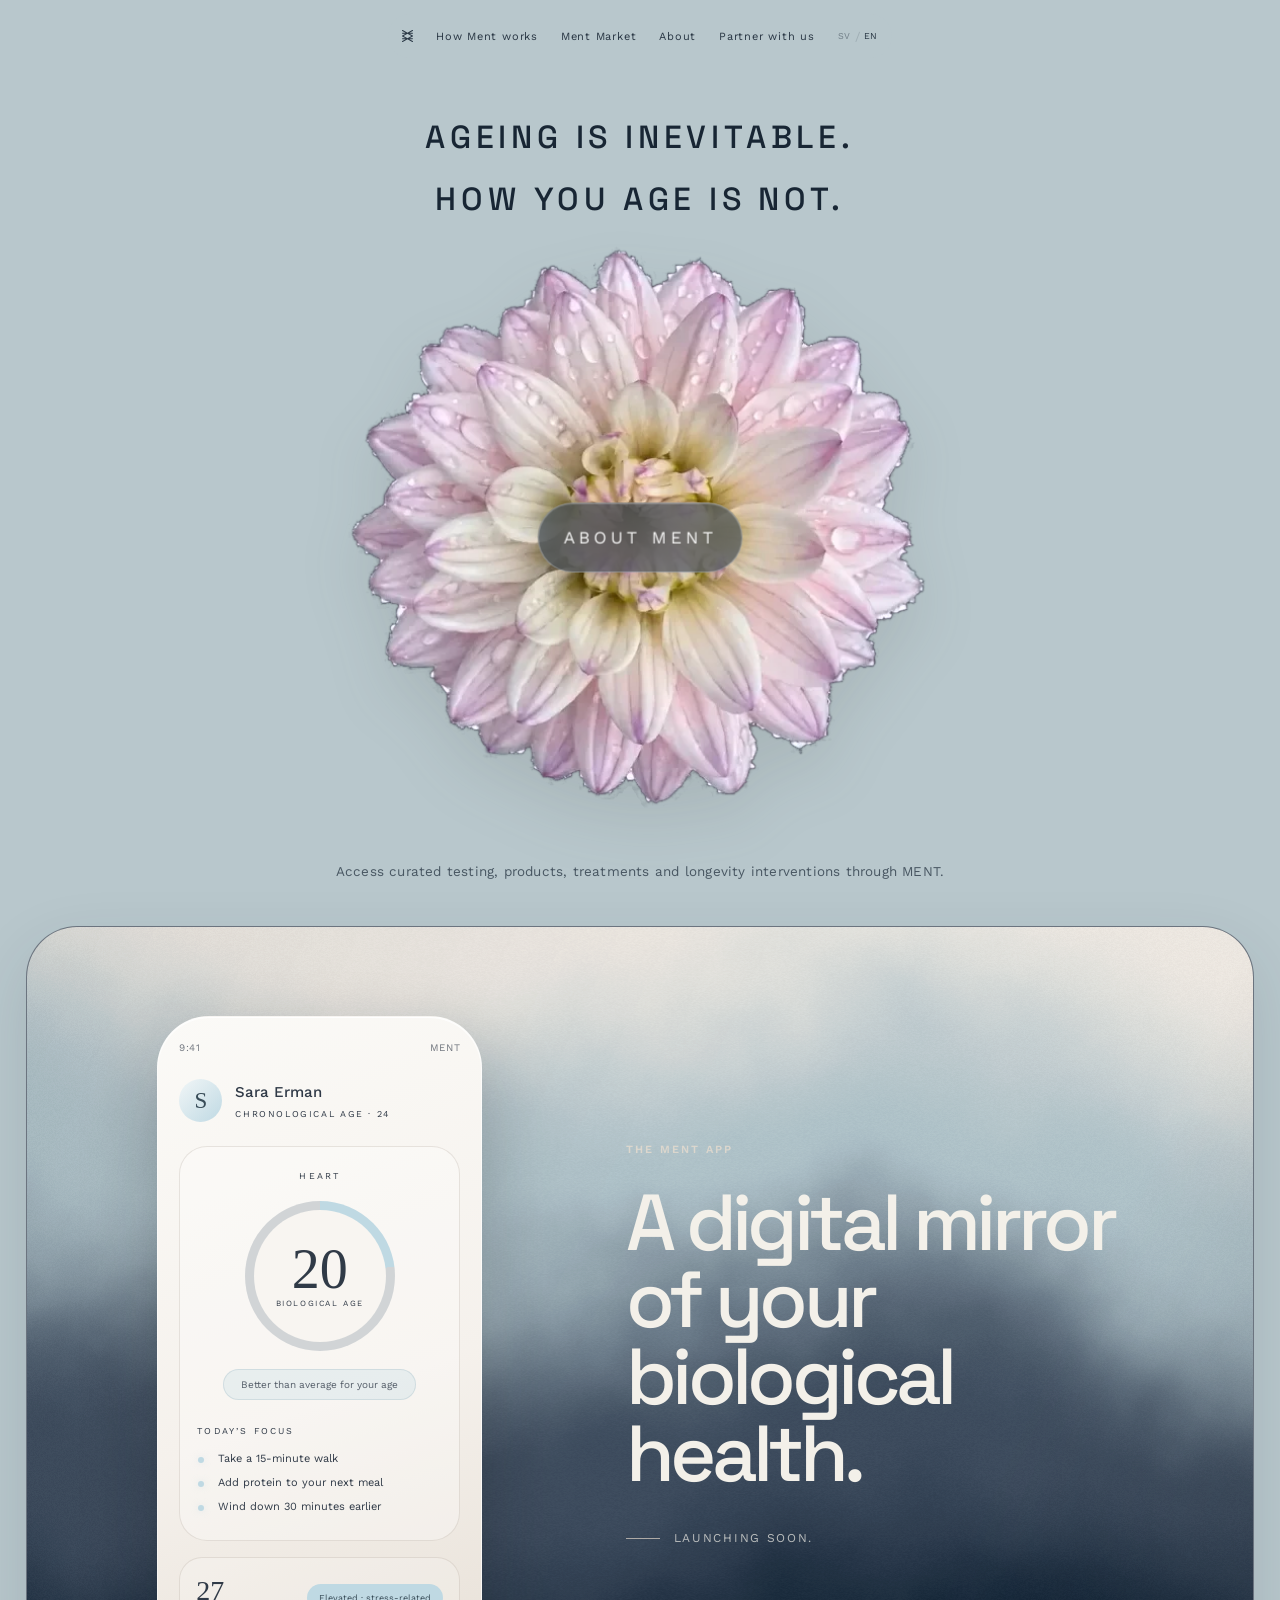
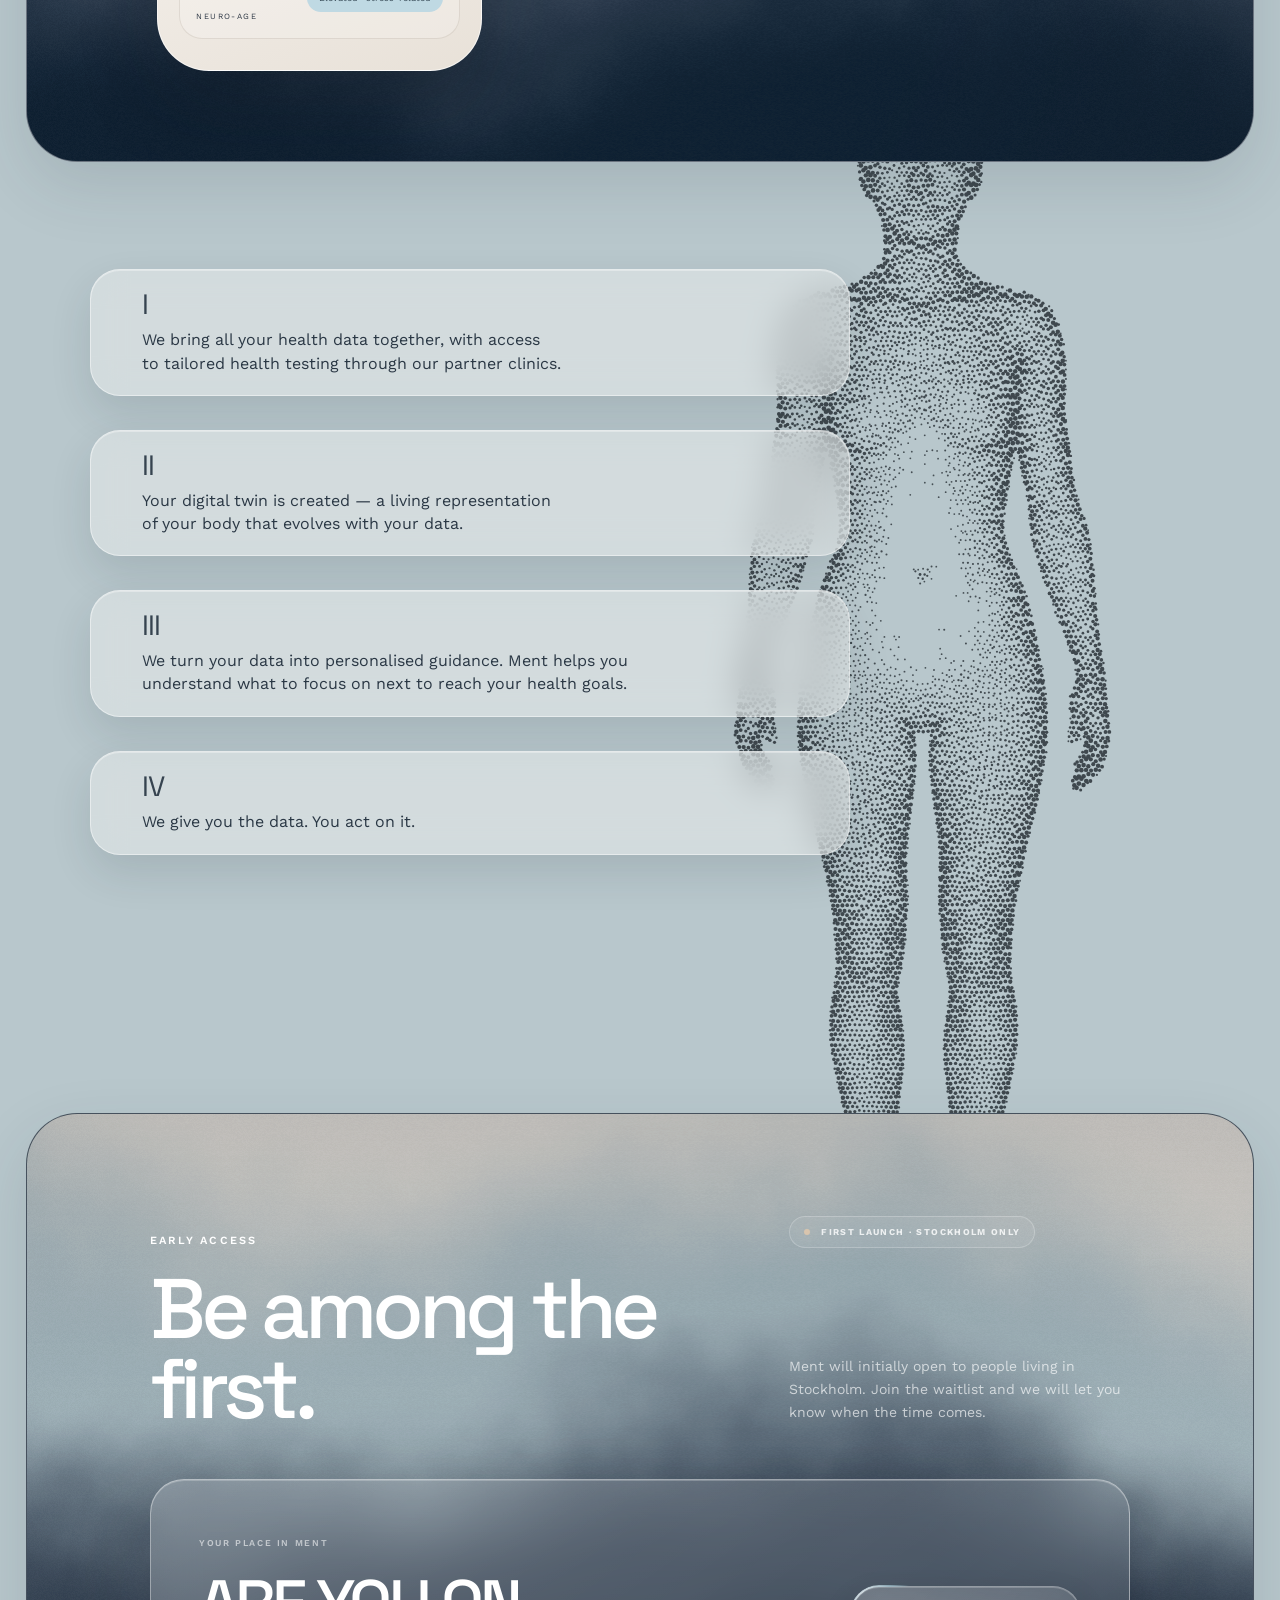
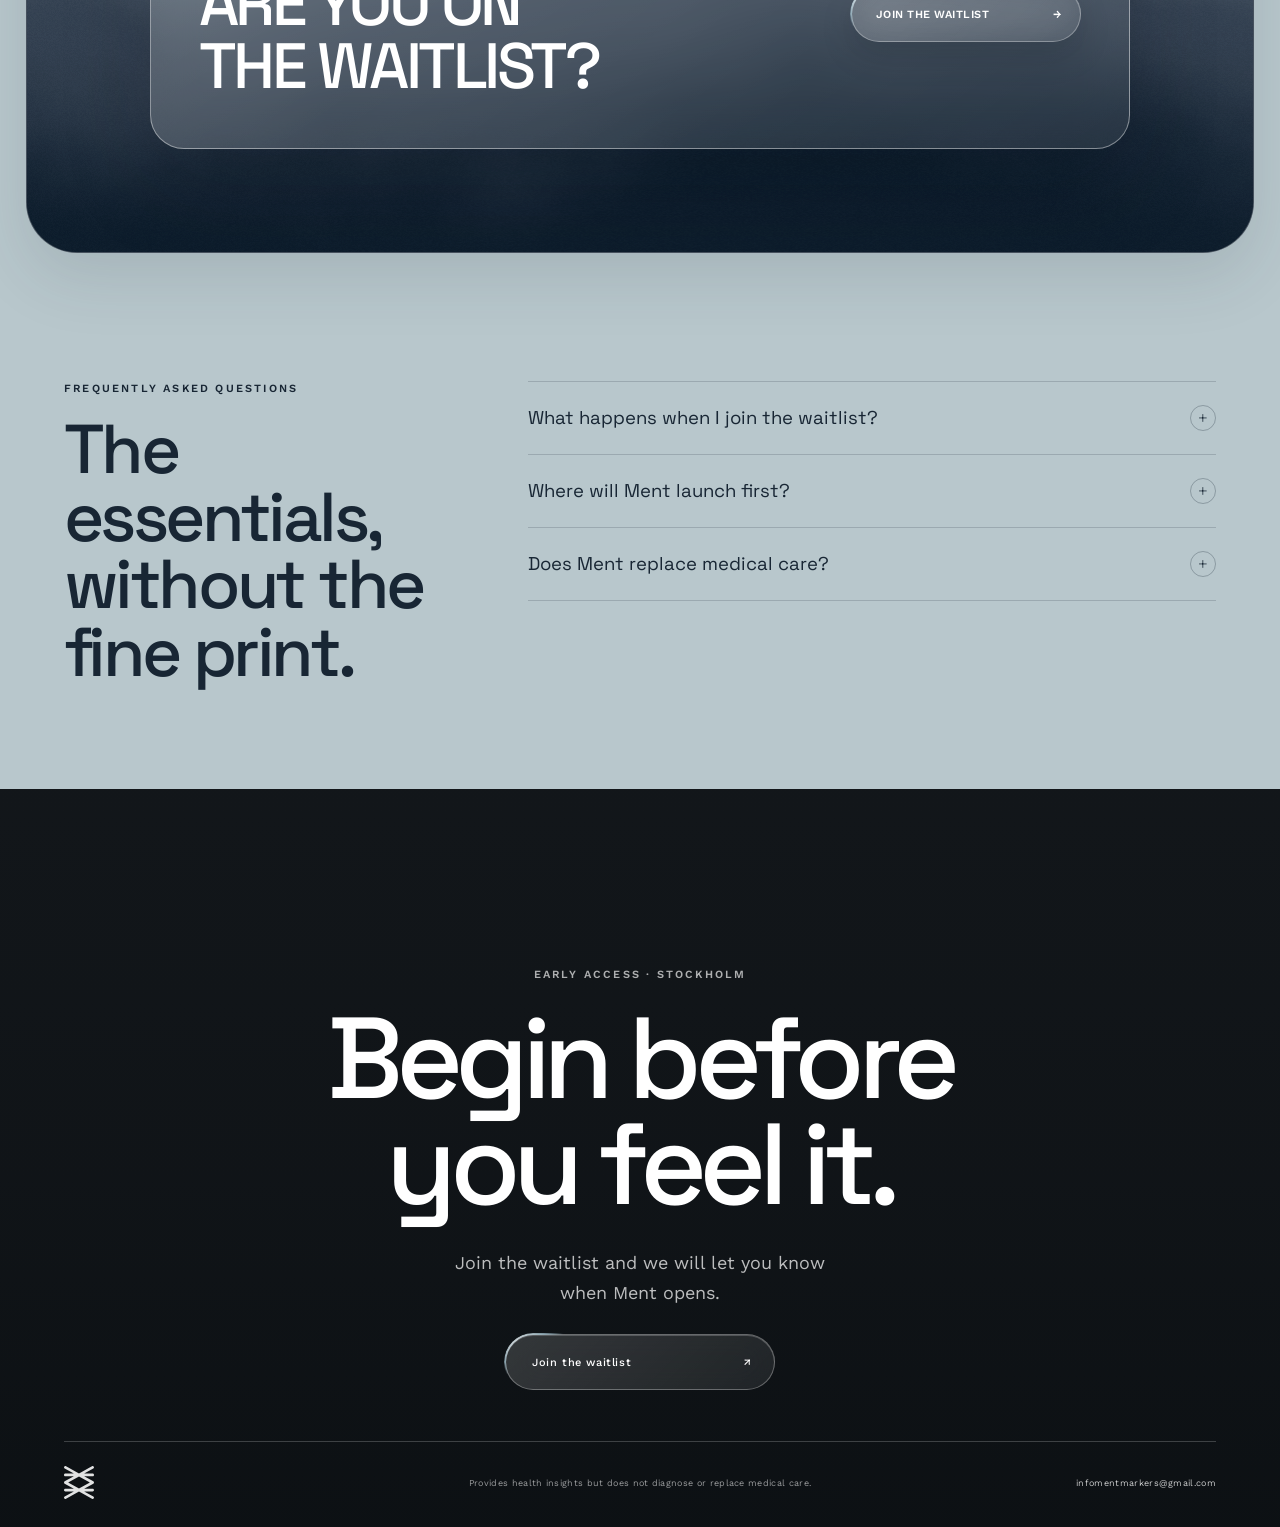
<file: index.html>
<!DOCTYPE html>
<html lang="sv">
<head>
  <meta charset="utf-8">
  <meta name="viewport" content="width=device-width, initial-scale=1">
  <title>Ment — Longevity intelligence för kvinnor</title>
  <meta name="description" content="Förstå hur din kropp åldras innan det känns. Ment samlar blodvärden, hormoner, återhämtning och livsstil i en personlig longevity-profil.">
  <meta name="theme-color" content="#b8c7cc">
  <link rel="icon" type="image/png" href="assets/logo.png">
  <link rel="preconnect" href="https://fonts.googleapis.com">
  <link rel="preconnect" href="https://fonts.gstatic.com" crossorigin>
  <link href="https://fonts.googleapis.com/css2?family=Space+Grotesk:wght@400;500;600&family=Work+Sans:wght@300;400;500;600&display=swap" rel="stylesheet">
  <link rel="stylesheet" href="style.css">
  <link rel="stylesheet" href="landing.css?v=20260831-2">
  <meta property="og:title" content="Ment — Hur du åldras är inte förutbestämt">
  <meta property="og:description" content="Longevity intelligence byggd för kvinnokroppen.">
  <meta property="og:type" content="website">
  <meta property="og:url" content="https://mentmarkers.com/">
</head>
<body class="home-redesign">

<a class="skip-link" href="#main" data-i18n="skip">Hoppa till innehåll</a>

<header class="ment-header" id="site-header">
  <div class="ment-header__glass">
    <a class="ment-header__logo" href="#top" aria-label="Ment">
      <img src="assets/ment-logo.svg" alt="Ment" width="161" height="48">
    </a>
    <nav class="ment-nav" aria-label="Huvudmeny" data-i18n-aria-label="nav.label">
      <a href="#sa-funkar-det" data-i18n="nav.how">Så funkar Ment</a>
      <a href="ment-market.html" data-i18n="nav.market">Ment Market</a>
      <a href="om-oss.html" data-i18n="nav.about">Om oss</a>
      <a href="partner.html" data-i18n="nav.partner">Samarbeta</a>
    </nav>
    <div class="ment-header__actions">
      <span class="lang-switch" role="group" aria-label="Språk" data-i18n-aria-label="lang.label">
        <button type="button" data-lang="sv" aria-pressed="true">SV</button>
        <span class="lang-switch__sep" aria-hidden="true">/</span>
        <button type="button" data-lang="en" aria-pressed="false">EN</button>
      </span>
      <a class="header-cta" href="#vantelistan" data-i18n="hero.cta">Få tidig tillgång</a>
    </div>
  </div>
</header>

<main id="main">
  <section class="ment-hero" id="top">
    <div class="ment-hero__copy">
      <h1>
        <span data-i18n="hero.title1">Att åldras är oundvikligt.</span>
        <span data-i18n="hero.title2">Hur du åldras är det inte.</span>
      </h1>
    </div>
    <div class="ment-hero__flower">
      <img src="assets/ment-flower-clean.webp" alt="" class="ment-hero__flower-animation">
      <a class="ment-hero__flower-cta" href="om-oss.html" data-i18n="hero.aboutCta">Om Ment</a>
    </div>
    <p class="ment-hero__caption" data-i18n="hero.caption">Få tillgång till utvalda tester, produkter, behandlingar och longevity-insatser genom MENT.</p>
  </section>

  <section class="app-showcase" id="ment-app">
    <canvas class="app-showcase__waves" data-ment-waves aria-hidden="true"></canvas>
    <div class="app-showcase__visual">
      <div class="ment-app-panel" aria-label="Konceptvisual av Ment-appen">
        <div class="ment-app-panel__bar"><span>9:41</span><span>MENT</span></div>
        <div class="ment-app-panel__profile">
          <span class="ment-app-panel__avatar">S</span>
          <div><strong>Sara Erman</strong><span>CHRONOLOGICAL AGE · 24</span></div>
        </div>
        <div class="ment-app-panel__card">
          <span class="ment-app-panel__label">HEART</span>
          <div class="ment-app-panel__score"><strong>20</strong><span>BIOLOGICAL AGE</span></div>
          <p class="ment-app-panel__pill">Better than average for your age</p>
          <div class="ment-app-panel__focus">
            <span class="ment-app-panel__label">TODAY’S FOCUS</span>
            <ul>
              <li>Take a 15-minute walk</li>
              <li>Add protein to your next meal</li>
              <li>Wind down 30 minutes earlier</li>
            </ul>
          </div>
        </div>
        <div class="ment-app-panel__system">
          <div><strong>27</strong><span>NEURO-AGE</span></div>
          <p>Elevated · stress-related</p>
        </div>
      </div>
    </div>
    <div class="app-showcase__copy">
      <p class="ment-kicker" data-i18n="app.eyebrow">THE MENT APP</p>
      <h2 data-i18n="app.title">En digital spegel av din biologiska hälsa.</h2>
      <p class="app-showcase__launch" data-i18n="app.launching">Lanseras snart.</p>
    </div>
  </section>

  <section class="platform platform--avatar" id="sa-funkar-det">
    <div class="avatar-canvas-wrap" aria-hidden="true">
      <canvas id="ment-avatar-canvas"></canvas>
    </div>
    <div class="avatar-steps">
      <article class="avatar-step"><span>I</span><p data-i18n="platform.step1">Vi samlar all din hälsodata på ett ställe, med tillgång till skräddarsydda hälsotester via våra partnerkliniker.</p></article>
      <article class="avatar-step"><span>II</span><p data-i18n="platform.step2">Din digitala tvilling skapas — en levande representation av din kropp som utvecklas med din data.</p></article>
      <article class="avatar-step"><span>III</span><p data-i18n="platform.step3">Vi gör din data till personlig vägledning. Ment hjälper dig förstå vad du ska fokusera på härnäst för att nå dina hälsomål.</p></article>
      <article class="avatar-step"><span>IV</span><p data-i18n="platform.step4">Vi ger dig datan. Du agerar.</p></article>
    </div>
  </section>

  <section class="membership" id="vantelistan">
    <canvas class="membership-waves" id="membership-waves" data-ment-waves aria-hidden="true"></canvas>
    <header class="membership__heading">
      <p class="ment-kicker" data-i18n="membership.eyebrow">EARLY ACCESS</p>
      <div class="membership__location"><span aria-hidden="true"></span><strong data-i18n="membership.stockholm">FÖRSTA LANSERINGEN · ENDAST STOCKHOLM</strong></div>
      <h2 data-i18n="membership.title">Bli en av de första.</h2>
      <p data-i18n="membership.intro">Ment öppnar först för personer som bor i Stockholm. Gå med i väntelistan så hör vi av oss när det är dags.</p>
    </header>

    <article class="membership-entry-card">
      <div class="membership-entry-card__copy">
        <span data-i18n="membership.entry.eyebrow">DIN PLATS I MENT</span>
        <h3><span data-i18n="membership.entry.title1">ÄR DU PÅ</span><span data-i18n="membership.entry.title2">VÄNTELISTAN?</span></h3>
      </div>
      <button class="membership-entry-card__button" type="button" data-membership-open aria-controls="membership-drawer" aria-expanded="false">
        <span data-i18n="membership.entry.cta">GÅ MED I VÄNTELISTAN</span><span aria-hidden="true">→</span>
      </button>
    </article>
  </section>

  <div class="membership-drawer" id="membership-drawer" hidden>
    <button class="membership-drawer__backdrop" type="button" data-membership-close aria-label="Stäng" data-i18n-aria-label="membership.drawer.close"></button>
    <aside class="membership-drawer__panel" role="dialog" aria-modal="true" aria-labelledby="membership-drawer-title">
      <header class="membership-drawer__header">
        <button class="membership-drawer__close" type="button" data-membership-close aria-label="Stäng" data-i18n-aria-label="membership.drawer.close"><span aria-hidden="true">←</span></button>
        <h2 id="membership-drawer-title" data-i18n="membership.drawer.title">Gå med i väntelistan</h2>
      </header>
      <div class="membership-drawer__body">
        <div class="membership-drawer__location"><span aria-hidden="true"></span><strong data-i18n="membership.stockholm">FÖRSTA LANSERINGEN · ENDAST STOCKHOLM</strong></div>

        <section class="membership-choice membership-choice--waitlist">
          <span class="membership-choice__label" data-i18n="membership.waitlist.badge">KOSTNADSFRI VÄNTELISTA</span>
          <h3 data-i18n="membership.waitlist.title">Bli en av de första.</h3>
          <p class="membership-choice__lead" data-i18n="membership.waitlist.lead">Lämna din e-postadress så hör vi av oss när Ment öppnar.</p>
          <form class="membership-form" data-waitlist-form>
            <label class="sr-only" for="waitlist-email" data-i18n="waitlist.label">E-postadress</label>
            <input type="email" id="waitlist-email" name="email" autocomplete="email" required placeholder="Din e-postadress" data-i18n-placeholder="waitlist.placeholder">
            <input type="text" name="company" tabindex="-1" autocomplete="off" aria-hidden="true" style="display:none">
            <button type="submit"><span data-i18n="membership.waitlist.cta">Gå med i väntelistan</span></button>
            <div class="membership-turnstile" id="waitlist-turnstile" aria-hidden="true"></div>
          </form>
          <p class="membership-form__status" role="status" aria-live="polite" data-waitlist-status hidden></p>
        </section>
      </div>
    </aside>
  </div>

  <section class="faq" id="faq">
    <header class="faq__heading">
      <p class="ment-kicker" data-i18n="faq.eyebrow">VANLIGA FRÅGOR</p>
      <h2 data-i18n="faq.title">Det viktigaste, utan det finstilta.</h2>
    </header>
    <div class="faq__list">
      <details>
        <summary><span data-i18n="faq.waitlist.q">Vad händer när jag går med i väntelistan?</span><span class="faq__plus" aria-hidden="true">+</span></summary>
        <p data-i18n="faq.waitlist.a">Du får uppdateringar om lanseringen och vi hör av oss när Ment blir tillgängligt för dig.</p>
      </details>
      <details>
        <summary><span data-i18n="faq.location.q">Var lanseras Ment först?</span><span class="faq__plus" aria-hidden="true">+</span></summary>
        <p data-i18n="faq.location.a">Den första lanseringen sker i Stockholm. Fler platser kommer längre fram.</p>
      </details>
      <details>
        <summary><span data-i18n="faq.medical.q">Ersätter Ment medicinsk vård?</span><span class="faq__plus" aria-hidden="true">+</span></summary>
        <p data-i18n="faq.medical.a">Nej. Ment ger hälsoinsikter och vägledning men ställer inte diagnos och ersätter inte kontakt med legitimerad vårdpersonal.</p>
      </details>
    </div>
  </section>

  <section class="final-cta" aria-labelledby="final-cta-title">
    <video class="final-cta__video" autoplay muted loop playsinline preload="metadata" aria-hidden="true">
      <source src="assets/ment-waitlist-cta-web.m4v" type="video/mp4">
    </video>
    <div class="final-cta__shade" aria-hidden="true"></div>
    <div class="final-cta__content">
      <p class="ment-kicker" data-i18n="finalCta.eyebrow">EARLY ACCESS · STOCKHOLM</p>
      <h2 id="final-cta-title" data-i18n="finalCta.title">Börja innan det känns.</h2>
      <p data-i18n="finalCta.body">Gå med i väntelistan så hör vi av oss när Ment öppnar.</p>
      <button class="final-cta__button" type="button" data-membership-open aria-controls="membership-drawer" aria-expanded="false"><span data-i18n="finalCta.button">Gå med i väntelistan</span><span aria-hidden="true">↗</span></button>
    </div>
    <footer class="final-cta__footer">
      <a href="#top" aria-label="Ment"><img src="assets/ment-logo.svg" alt="Ment" width="161" height="48"></a>
      <span data-i18n="footer.disclaimer">Ger hälsoinsikter men ställer inte diagnos och ersätter inte medicinsk vård.</span>
      <a href="mailto:infomentmarkers@gmail.com">infomentmarkers@gmail.com</a>
    </footer>
  </section>
</main>
<script src="main.js"></script>
<script src="avatar.js"></script>
<script src="membership-waves.js"></script>
<script src="membership-drawer.js?v=20260831-2"></script>
<script src="https://challenges.cloudflare.com/turnstile/v0/api.js?onload=mentWaitlistTurnstileReady&amp;render=explicit" async defer></script>
</body>
</html>
</file>
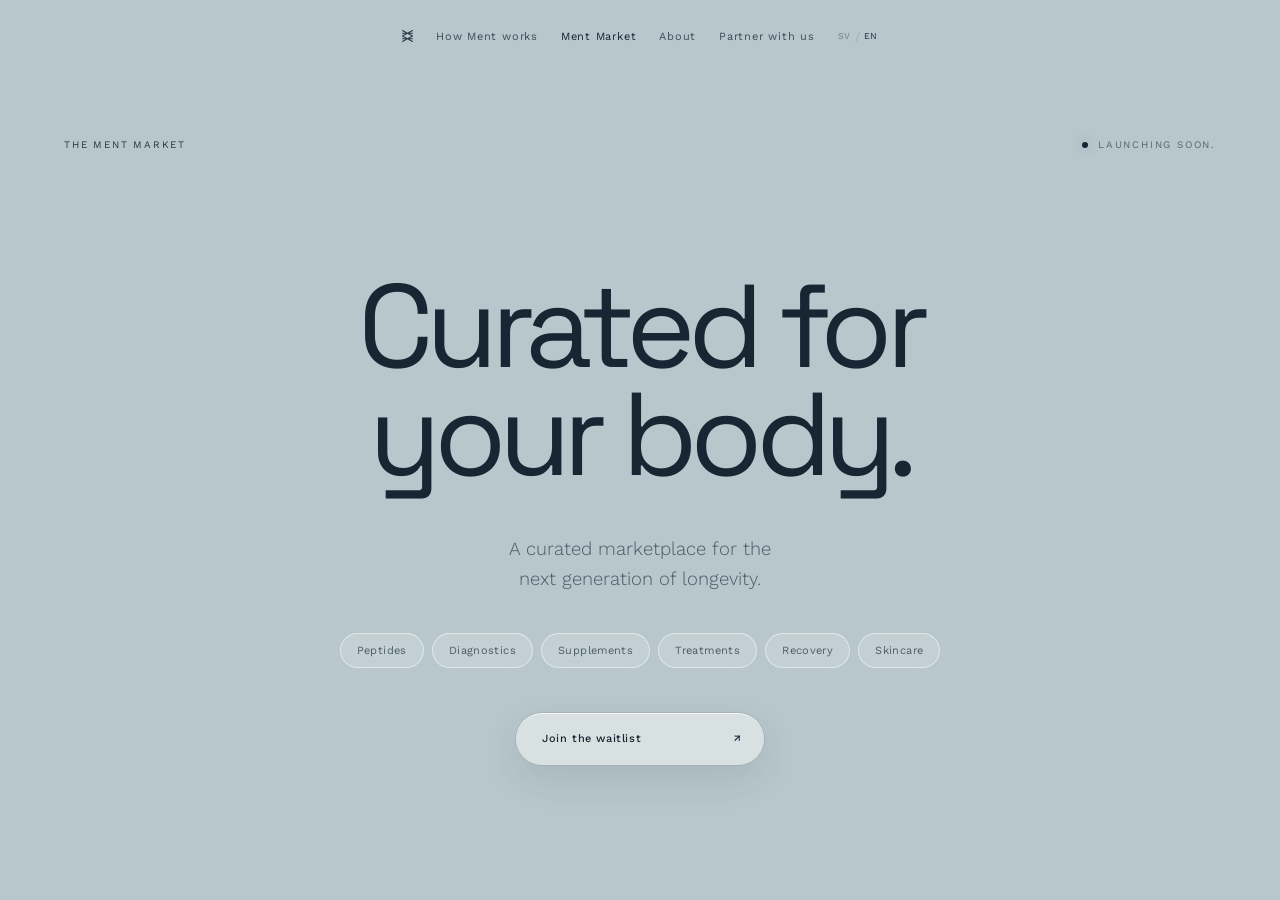
<file: ment-market.html>
<!DOCTYPE html>
<html lang="sv">
<head>
  <meta charset="utf-8">
  <meta name="viewport" content="width=device-width, initial-scale=1">
  <title>Ment Market — Curated for your body</title>
  <meta name="description" content="The Ment Market. A curated marketplace for the next generation of longevity.">
  <meta name="theme-color" content="#b8c7cc">
  <link rel="icon" type="image/png" href="assets/logo.png">
  <link rel="preconnect" href="https://fonts.googleapis.com">
  <link rel="preconnect" href="https://fonts.gstatic.com" crossorigin>
  <link href="https://fonts.googleapis.com/css2?family=Space+Grotesk:wght@400;500&family=Work+Sans:wght@300;400;500&display=swap" rel="stylesheet">
  <link rel="stylesheet" href="style.css">
  <link rel="stylesheet" href="landing.css">
  <link rel="stylesheet" href="ment-market.css">
</head>
<body class="home-redesign market-page">
  <a class="skip-link" href="#main" data-i18n="skip">Hoppa till innehåll</a>

  <header class="ment-header" id="site-header">
    <div class="ment-header__glass">
      <a class="ment-header__logo" href="index.html" aria-label="Ment">
        <img src="assets/ment-logo.svg" alt="Ment" width="43" height="48">
      </a>
      <nav class="ment-nav" aria-label="Huvudmeny" data-i18n-aria-label="nav.label">
        <a href="index.html#sa-funkar-det" data-i18n="nav.how">Så funkar Ment</a>
        <a href="ment-market.html" class="is-current" aria-current="page" data-i18n="nav.market">Ment Market</a>
        <a href="om-oss.html" data-i18n="nav.about">Om oss</a>
        <a href="partner.html" data-i18n="nav.partner">Samarbeta</a>
      </nav>
      <div class="ment-header__actions">
        <span class="lang-switch" role="group" aria-label="Språk" data-i18n-aria-label="lang.label">
          <button type="button" data-lang="sv" aria-pressed="true">SV</button>
          <span class="lang-switch__sep" aria-hidden="true">/</span>
          <button type="button" data-lang="en" aria-pressed="false">EN</button>
        </span>
      </div>
    </div>
  </header>

  <main id="main" class="market-hero">
    <div class="market-hero__content">
      <div class="market-hero__topline">
        <p class="market-hero__eyebrow" data-i18n="market.eyebrow">THE MENT MARKET</p>
        <p class="market-hero__status" data-i18n="market.launching">Lanseras snart.</p>
      </div>

      <div class="market-hero__main">
        <h1 data-i18n="market.curated">Utvalt för din kropp.</h1>
        <p class="market-hero__description" data-i18n="market.description">En kurerad marknadsplats för nästa generations longevity.</p>

        <ul class="market-categories" aria-label="Kategorier" data-i18n-aria-label="market.categoriesLabel">
          <li data-i18n="market.category1">Peptider</li>
          <li data-i18n="market.category2">Diagnostik</li>
          <li data-i18n="market.category3">Kosttillskott</li>
          <li data-i18n="market.category4">Behandlingar</li>
          <li data-i18n="market.category5">Återhämtning</li>
          <li data-i18n="market.category6">Hudvård</li>
        </ul>

        <a class="market-hero__cta" href="index.html?waitlist=open#vantelistan">
          <span data-i18n="market.cta">Gå med i väntelistan</span>
          <span aria-hidden="true">↗</span>
        </a>
      </div>
    </div>
  </main>

  <script src="main.js"></script>
</body>
</html>
</file>
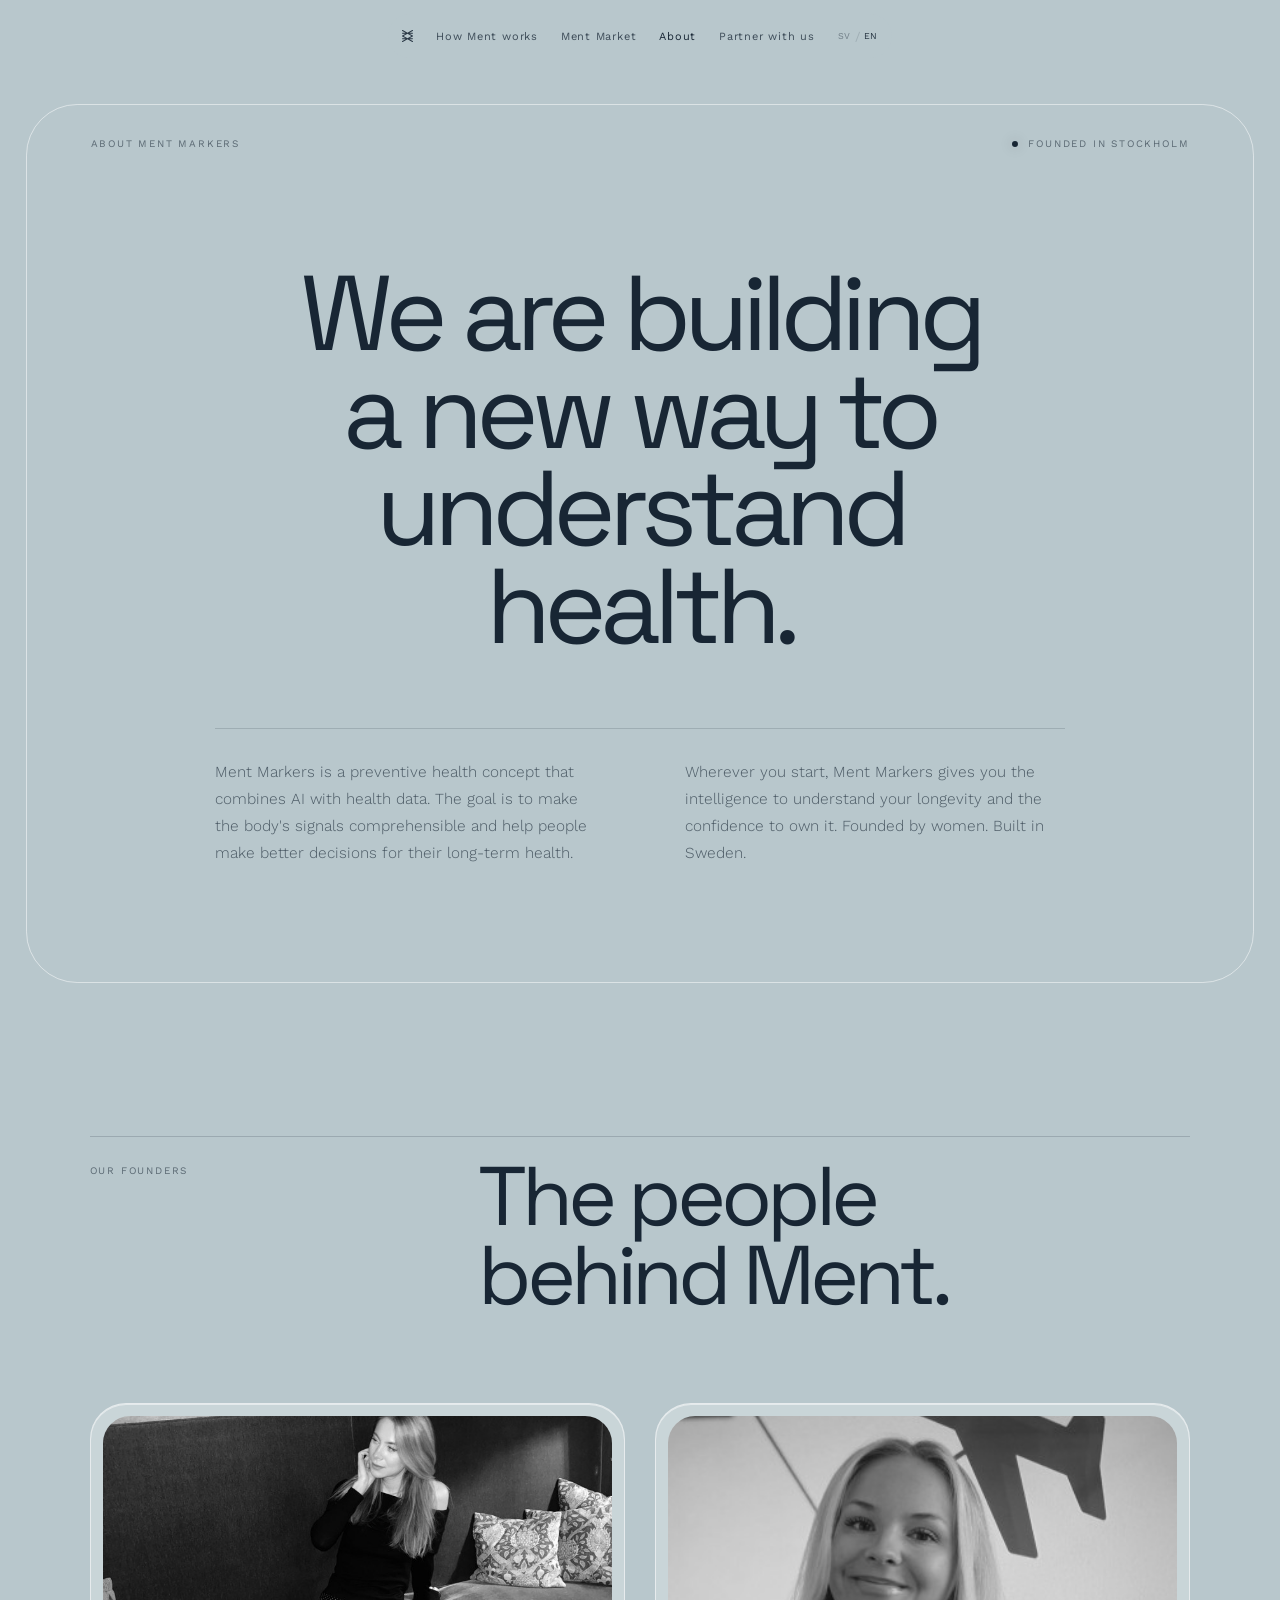
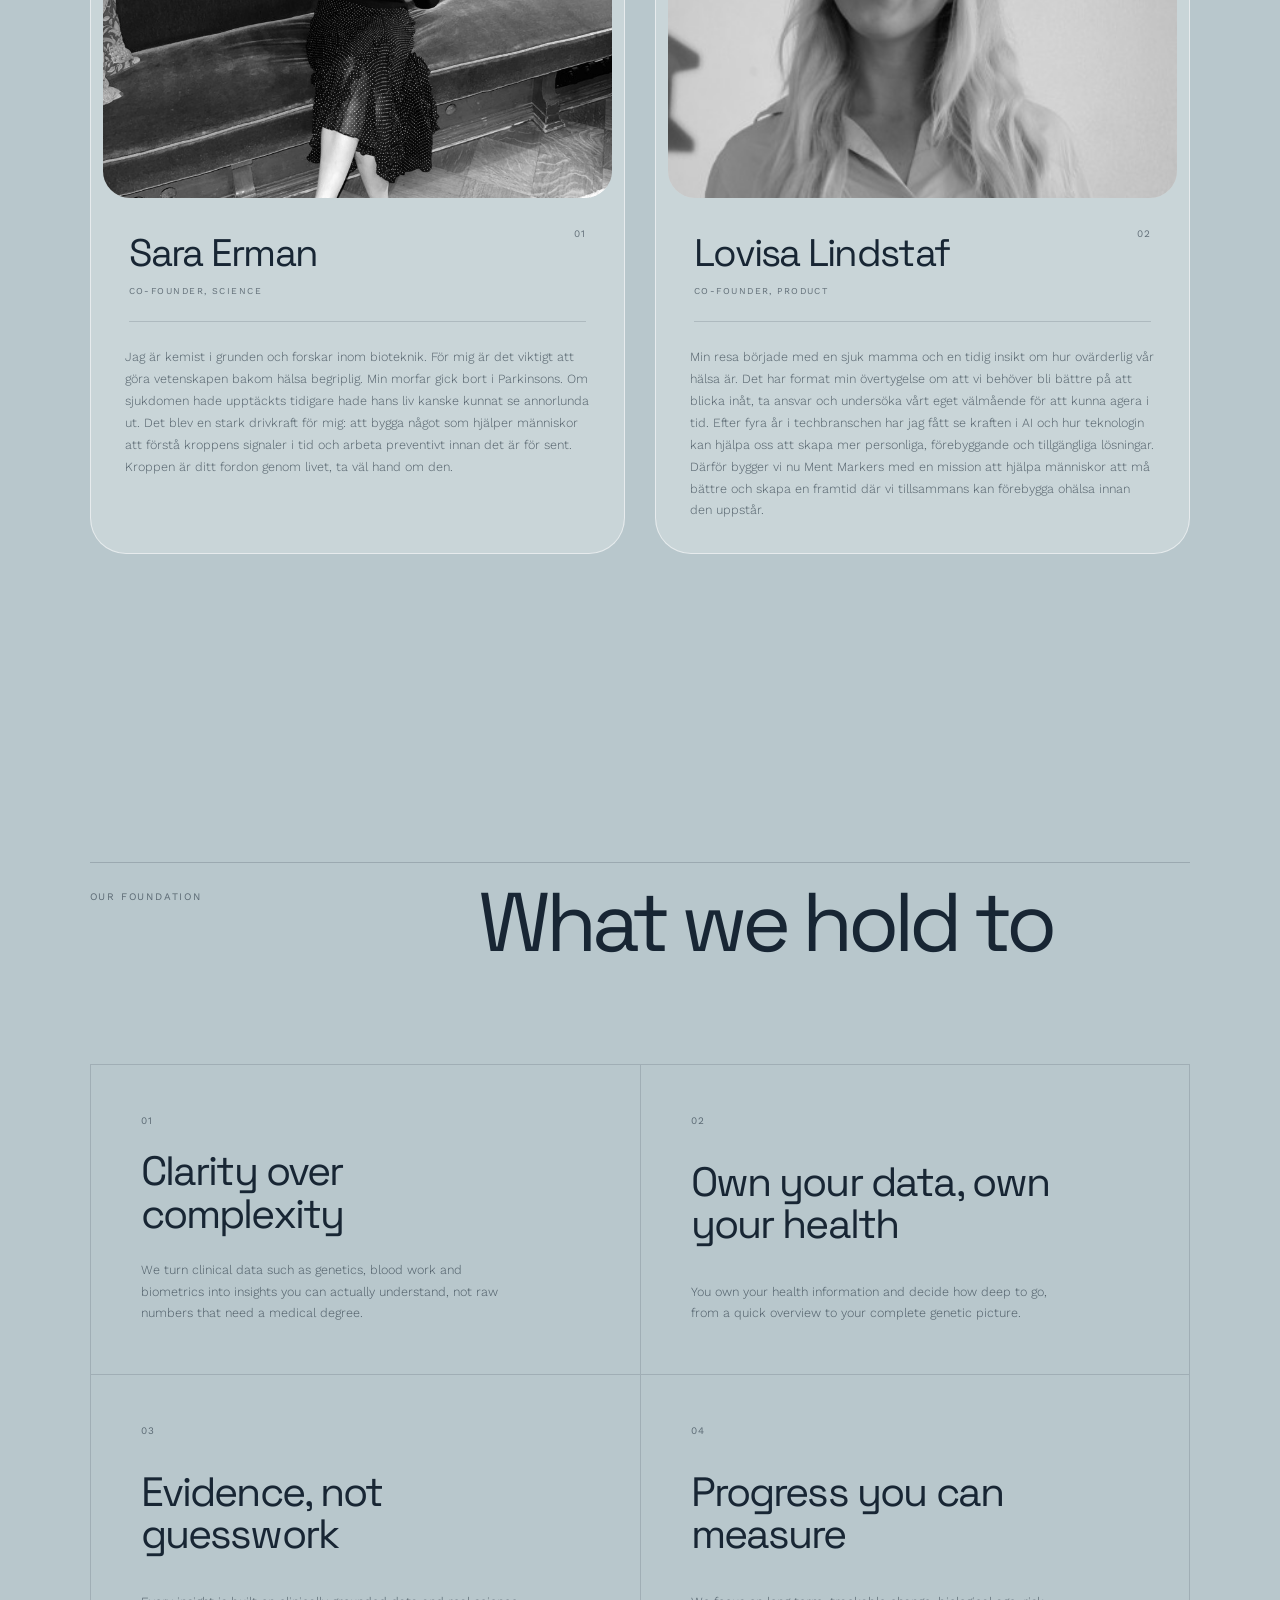
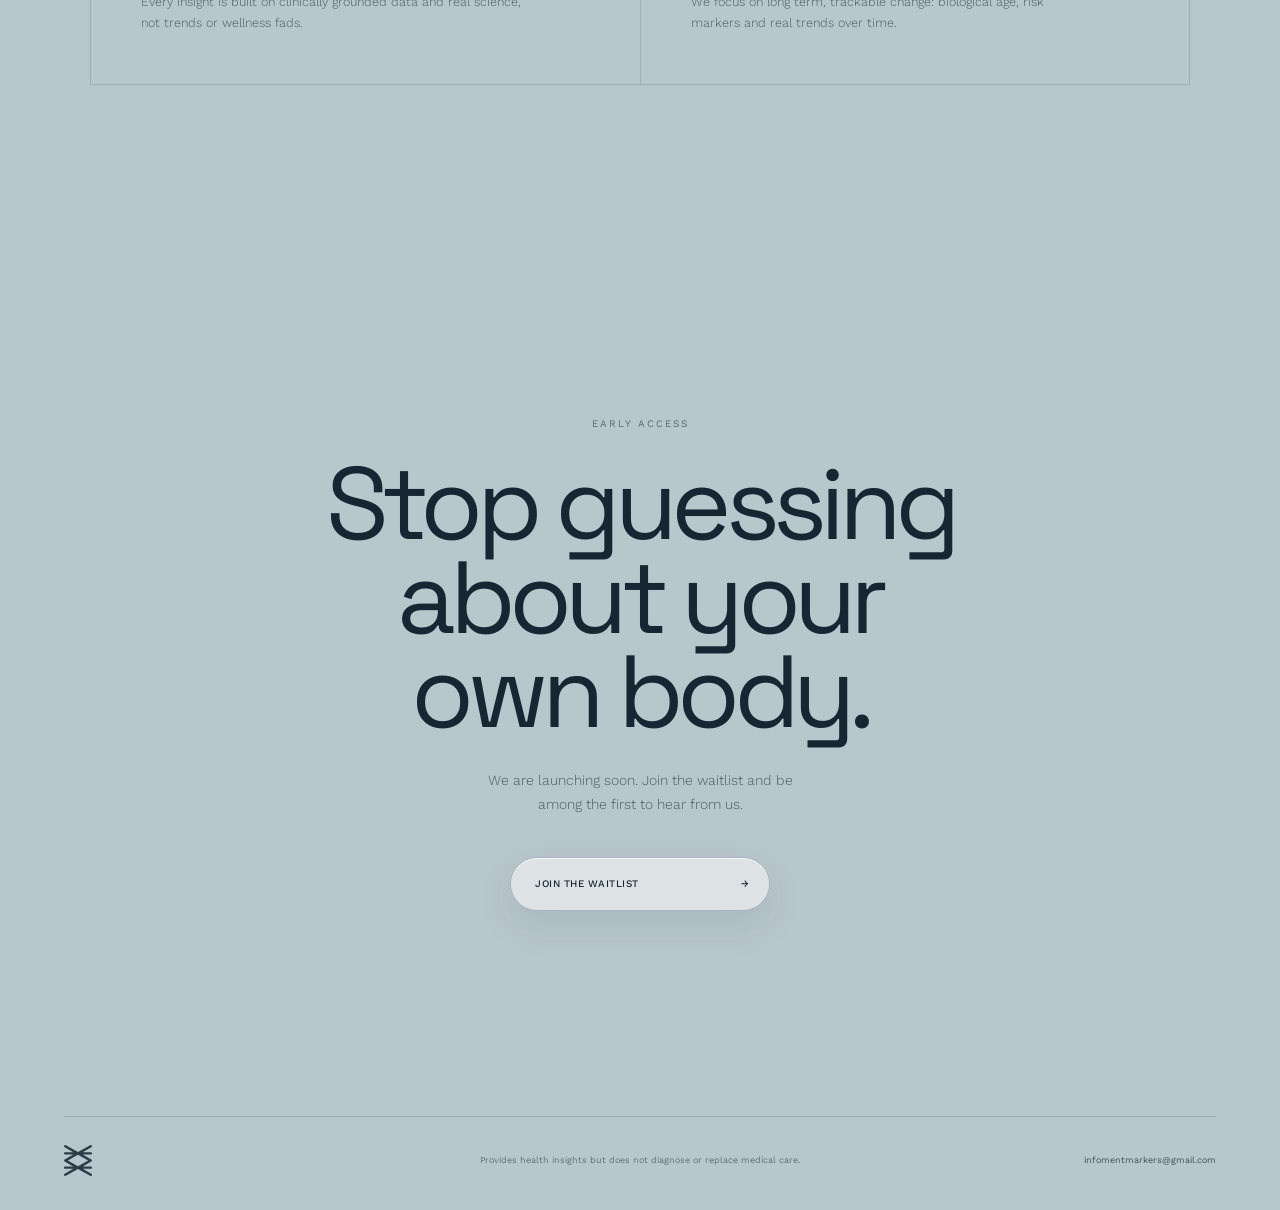
<file: om-oss.html>
<!DOCTYPE html>
<html lang="sv">
<head>
  <meta charset="utf-8">
  <meta name="viewport" content="width=device-width, initial-scale=1">
  <title>Om oss — Ment Markers</title>
  <meta name="description" content="Ment Markers är ett preventivvårdskoncept som kombinerar AI med hälsodata. Grundat av kvinnor. Byggt i Sverige.">
  <meta name="theme-color" content="#b8c7cc">
  <link rel="icon" type="image/png" href="assets/logo.png">
  <link rel="preconnect" href="https://fonts.googleapis.com">
  <link rel="preconnect" href="https://fonts.gstatic.com" crossorigin>
  <link href="https://fonts.googleapis.com/css2?family=Space+Grotesk:wght@400;500&family=Work+Sans:wght@300;400;500&display=swap" rel="stylesheet">
  <link rel="stylesheet" href="style.css">
  <link rel="stylesheet" href="landing.css">
  <link rel="stylesheet" href="ment-market.css">
  <link rel="stylesheet" href="about-market.css">
  <meta property="og:title" content="Om oss — Ment Markers">
  <meta property="og:description" content="Vi bygger ett nytt sätt att förstå hälsa. Grundat av kvinnor. Byggt i Sverige.">
  <meta property="og:type" content="website">
  <meta property="og:url" content="https://mentmarkers.com/om-oss.html">
</head>
<body class="home-redesign market-page about-market-page">
  <a class="skip-link" href="#main" data-i18n="skip">Hoppa till innehåll</a>

  <header class="ment-header" id="site-header">
    <div class="ment-header__glass">
      <a class="ment-header__logo" href="index.html" aria-label="Ment">
        <img src="assets/ment-logo.svg" alt="Ment" width="43" height="48">
      </a>
      <nav class="ment-nav" aria-label="Huvudmeny" data-i18n-aria-label="nav.label">
        <a href="index.html#sa-funkar-det" data-i18n="nav.how">Så funkar Ment</a>
        <a href="ment-market.html" data-i18n="nav.market">Ment Market</a>
        <a href="om-oss.html" class="is-current" aria-current="page" data-i18n="nav.about">Om oss</a>
        <a href="partner.html" data-i18n="nav.partner">Samarbeta</a>
      </nav>
      <div class="ment-header__actions">
        <span class="lang-switch" role="group" aria-label="Språk" data-i18n-aria-label="lang.label">
          <button type="button" data-lang="sv" aria-pressed="true">SV</button>
          <span class="lang-switch__sep" aria-hidden="true">/</span>
          <button type="button" data-lang="en" aria-pressed="false">EN</button>
        </span>
      </div>
    </div>
  </header>

  <main id="main" class="about-market">
    <section class="about-market__hero">
      <div class="about-market__topline">
        <p data-i18n="about.eyebrow">OM MENT MARKERS</p>
        <p><span aria-hidden="true"></span><span data-i18n="about.stockholm">GRUNDAT I STOCKHOLM</span></p>
      </div>
      <div class="about-market__hero-main">
        <h1 data-i18n="about.title">Vi bygger ett nytt sätt att förstå hälsa.</h1>
        <div class="about-market__intro">
          <p data-i18n="about.body1">Ment Markers är ett preventivvårdskoncept som kombinerar AI med hälsodata. Målet är att göra kroppens signaler begripliga och hjälpa människor ta bättre beslut för sin långsiktiga hälsa.</p>
          <p data-i18n="about.body2">Var du än börjar ger Ment Markers dig intelligensen att förstå din longevity och tryggheten att äga den. Grundat av kvinnor. Byggt i Sverige.</p>
        </div>
      </div>
    </section>

    <section class="about-founders" id="grundarna">
      <header class="about-section-heading">
        <p data-i18n="founders.label">VÅRA GRUNDARE</p>
        <h2 data-i18n="founders.title">Människorna bakom Ment.</h2>
      </header>
      <div class="about-founders__grid">
        <article class="about-founder">
          <div class="about-founder__portrait"><img src="assets/sara.jpg" alt="Sara Erman" loading="lazy"></div>
          <div class="about-founder__identity">
            <div><h3>Sara Erman</h3><p data-i18n="founders.sara.role">MEDGRUNDARE, VETENSKAP</p></div><span>01</span>
          </div>
          <p class="about-founder__bio">Jag är kemist i grunden och forskar inom bioteknik. För mig är det viktigt att göra vetenskapen bakom hälsa begriplig. Min morfar gick bort i Parkinsons. Om sjukdomen hade upptäckts tidigare hade hans liv kanske kunnat se annorlunda ut. Det blev en stark drivkraft för mig: att bygga något som hjälper människor att förstå kroppens signaler i tid och arbeta preventivt innan det är för sent. Kroppen är ditt fordon genom livet, ta väl hand om den.</p>
        </article>

        <article class="about-founder">
          <div class="about-founder__portrait"><img src="assets/lovisa.jpg" alt="Lovisa Lindstaf" loading="lazy"></div>
          <div class="about-founder__identity">
            <div><h3>Lovisa Lindstaf</h3><p data-i18n="founders.lovisa.role">MEDGRUNDARE, PRODUKT</p></div><span>02</span>
          </div>
          <p class="about-founder__bio">Min resa började med en sjuk mamma och en tidig insikt om hur ovärderlig vår hälsa är. Det har format min övertygelse om att vi behöver bli bättre på att blicka inåt, ta ansvar och undersöka vårt eget välmående för att kunna agera i tid. Efter fyra år i techbranschen har jag fått se kraften i AI och hur teknologin kan hjälpa oss att skapa mer personliga, förebyggande och tillgängliga lösningar. Därför bygger vi nu Ment Markers med en mission att hjälpa människor att må bättre och skapa en framtid där vi tillsammans kan förebygga ohälsa innan den uppstår.</p>
        </article>
      </div>
    </section>

    <section class="about-values">
      <header class="about-section-heading">
        <p data-i18n="values.eyebrow">VÅR GRUND</p>
        <h2 data-i18n="values.title">Det vi håller fast vid</h2>
      </header>
      <div class="about-values__grid">
        <article class="about-value"><span>01</span><h3 data-i18n="value1.title">Klarhet före komplexitet</h3><p data-i18n="value1.body">Vi gör kliniska data som genetik, blodvärden och biometrier till insikter du faktiskt förstår, inte råa siffror som kräver en läkarexamen.</p></article>
        <article class="about-value"><span>02</span><h3 data-i18n="value2.title">Äg din data, äg din hälsa</h3><p data-i18n="value2.body">Du äger din hälsoinformation och bestämmer hur djupt du vill gå, från snabb överblick till hela din genetiska bild.</p></article>
        <article class="about-value"><span>03</span><h3 data-i18n="value3.title">Bevis, inte gissningar</h3><p data-i18n="value3.body">Varje insikt bygger på kliniskt grundade data och verklig vetenskap, inte trender eller wellnessfluff.</p></article>
        <article class="about-value"><span>04</span><h3 data-i18n="value4.title">Framsteg du kan mäta</h3><p data-i18n="value4.body">Vi fokuserar på långsiktig, spårbar förändring: biologisk ålder, riskmarkörer och verkliga trender över tid.</p></article>
      </div>
    </section>

    <section class="about-market__waitlist" id="vantelistan">
      <p data-i18n="membership.eyebrow">EARLY ACCESS</p>
      <h2 data-i18n="aboutWaitlist.title">Sluta gissa på din egen kropp.</h2>
      <p data-i18n="waitlist.body">Vi lanserar snart. Ställ dig i väntelistan så hör vi av oss först till dig.</p>
      <a class="about-market__waitlist-cta" href="index.html?waitlist=open#vantelistan">
        <span data-i18n="membership.entry.cta">GÅ MED I VÄNTELISTAN</span><span aria-hidden="true">→</span>
      </a>
    </section>
  </main>

  <footer class="about-market__footer">
    <a href="index.html" aria-label="Ment"><img src="assets/ment-logo.svg" alt="Ment"></a>
    <span data-i18n="footer.disclaimer">Ställer inga diagnoser, ersätter inte medicinsk vård.</span>
    <a href="mailto:infomentmarkers@gmail.com">infomentmarkers@gmail.com</a>
  </footer>
  <script src="main.js"></script>
</body>
</html>
</file>
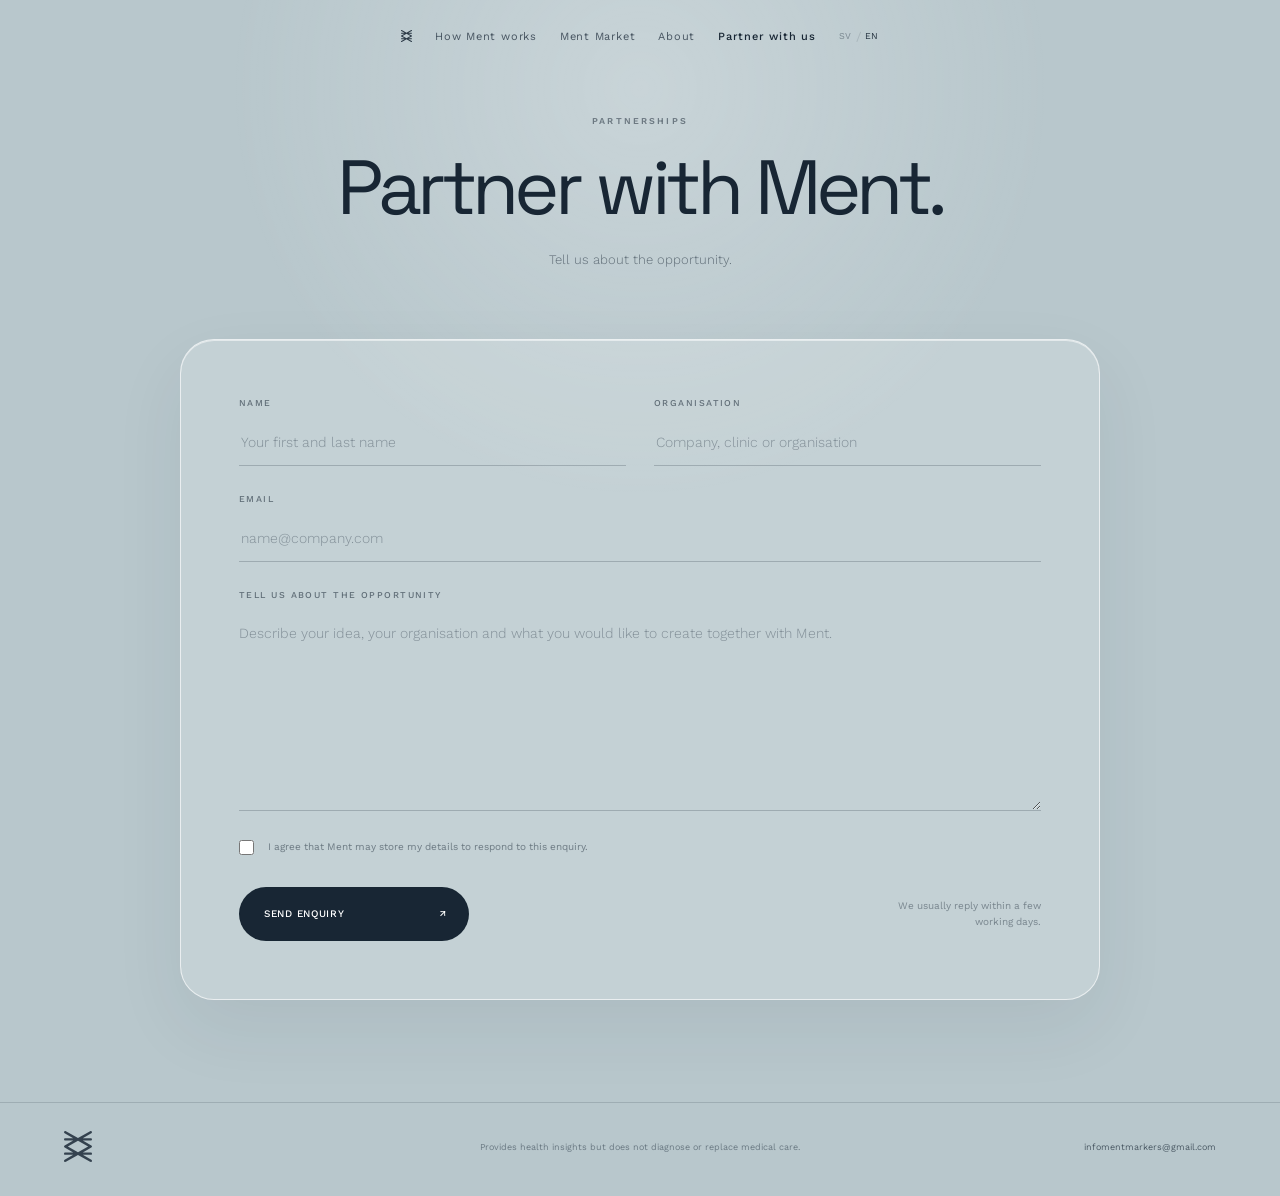
<file: partner.html>
<!DOCTYPE html>
<html lang="sv">
<head>
  <meta charset="utf-8">
  <meta name="viewport" content="width=device-width, initial-scale=1">
  <title>Samarbeta med Ment — Partnerskap</title>
  <meta name="description" content="Vill du samarbeta med Ment? Berätta om din organisation och hur vi tillsammans kan utveckla framtidens preventiva kvinnohälsa.">
  <meta name="theme-color" content="#b8c7cc">
  <link rel="icon" type="image/png" href="assets/logo.png">
  <link rel="preconnect" href="https://fonts.googleapis.com">
  <link rel="preconnect" href="https://fonts.gstatic.com" crossorigin>
  <link href="https://fonts.googleapis.com/css2?family=Space+Grotesk:wght@400;500&amp;family=Work+Sans:wght@300;400;500;600&amp;display=swap" rel="stylesheet">
  <link rel="stylesheet" href="style.css">
  <link rel="stylesheet" href="landing.css">
  <link rel="stylesheet" href="partner.css?v=20260906-2">
  <meta property="og:title" content="Samarbeta med Ment">
  <meta property="og:description" content="Tillsammans formar vi framtidens preventiva kvinnohälsa.">
  <meta property="og:type" content="website">
  <meta property="og:url" content="https://mentmarkers.com/partner.html">
</head>
<body class="home-redesign partner-page">
  <a class="skip-link" href="#main" data-i18n="skip">Hoppa till innehåll</a>

  <header class="ment-header" id="site-header">
    <div class="ment-header__glass">
      <a class="ment-header__logo" href="index.html" aria-label="Ment">
        <img src="assets/ment-logo.svg" alt="Ment" width="43" height="48">
      </a>
      <nav class="ment-nav" aria-label="Huvudmeny" data-i18n-aria-label="nav.label">
        <a href="index.html#sa-funkar-det" data-i18n="nav.how">Så funkar Ment</a>
        <a href="ment-market.html" data-i18n="nav.market">Ment Market</a>
        <a href="om-oss.html" data-i18n="nav.about">Om oss</a>
        <a href="partner.html" class="is-current" aria-current="page" data-i18n="nav.partner">Samarbeta</a>
      </nav>
      <div class="ment-header__actions">
        <span class="lang-switch" role="group" aria-label="Språk" data-i18n-aria-label="lang.label">
          <button type="button" data-lang="sv" aria-pressed="true">SV</button>
          <span class="lang-switch__sep" aria-hidden="true">/</span>
          <button type="button" data-lang="en" aria-pressed="false">EN</button>
        </span>
      </div>
    </div>
  </header>

  <main id="main" class="partner-main">
    <section class="partner-contact" id="kontakt" aria-labelledby="partner-form-title">
      <div class="partner-contact__intro">
        <p class="partner-kicker" data-i18n="partner.form.eyebrow">SAMARBETEN</p>
        <h1 id="partner-form-title" data-i18n="partner.form.title">Samarbeta med Ment.</h1>
        <p data-i18n="partner.form.intro">Berätta om möjligheten.</p>
      </div>

      <div class="partner-form-wrap">
        <form class="partner-form" action="https://formsubmit.co/infomentmarkers@gmail.com" method="POST" data-partner-form>
          <input type="hidden" name="_subject" value="Ny samarbetsförfrågan via mentmarkers.com">
          <input type="hidden" name="_template" value="table">
          <input type="hidden" name="_captcha" value="false">
          <input type="hidden" name="_next" value="https://mentmarkers.com/partner.html?submitted=thanks#kontakt">
          <input class="partner-form__honey" type="text" name="_honey" tabindex="-1" autocomplete="off" aria-hidden="true">

          <div class="partner-form__row">
            <label>
              <span data-i18n="partner.form.name">Namn</span>
              <input type="text" name="name" autocomplete="name" required placeholder="Ditt för- och efternamn" data-i18n-placeholder="partner.form.namePlaceholder">
            </label>
            <label>
              <span data-i18n="partner.form.company">Organisation</span>
              <input type="text" name="organisation" autocomplete="organization" required placeholder="Företag, klinik eller organisation" data-i18n-placeholder="partner.form.companyPlaceholder">
            </label>
          </div>

          <label>
            <span data-i18n="partner.form.email">E-post</span>
            <input type="email" name="email" autocomplete="email" required placeholder="namn@foretag.se" data-i18n-placeholder="partner.form.emailPlaceholder">
          </label>

          <label>
            <span data-i18n="partner.form.message">Berätta om möjligheten</span>
            <textarea name="message" rows="8" required placeholder="Beskriv er idé, er organisation och vad ni vill skapa tillsammans med Ment." data-i18n-placeholder="partner.form.messagePlaceholder"></textarea>
          </label>

          <label class="partner-form__consent">
            <input type="checkbox" name="data_consent" value="Ja" required>
            <span data-i18n="partner.form.consent">Jag godkänner att Ment sparar mina uppgifter för att kunna besvara förfrågan.</span>
          </label>

          <div class="partner-form__actions">
            <button type="submit"><span data-i18n="partner.form.submit">SKICKA FÖRFRÅGAN</span><span aria-hidden="true">↗</span></button>
            <p data-i18n="partner.form.note">Vi svarar vanligtvis inom några arbetsdagar.</p>
          </div>
          <p class="partner-form__status" role="status" aria-live="polite" hidden data-partner-status></p>
        </form>

        <div class="partner-success" role="status" aria-live="polite" hidden data-partner-success>
          <p class="partner-kicker" data-i18n="partner.success.eyebrow">TACK</p>
          <h2 data-i18n="partner.success.title">Skickat.</h2>
          <p data-i18n="partner.success.body">Tack för din förfrågan. Vi återkommer så snart vi kan.</p>
          <a href="index.html"><span data-i18n="partner.success.back">Tillbaka till Ment</span><span aria-hidden="true">→</span></a>
        </div>
      </div>
    </section>
  </main>

  <footer class="partner-footer">
    <a href="index.html" aria-label="Ment"><img src="assets/ment-logo.svg" alt="Ment"></a>
    <span data-i18n="footer.disclaimer">Ger hälsoinsikter men ställer inte diagnos och ersätter inte medicinsk vård.</span>
    <a href="mailto:infomentmarkers@gmail.com">infomentmarkers@gmail.com</a>
  </footer>

  <script src="main.js"></script>
  <script src="partner.js?v=20260906-2"></script>
</body>
</html>
</file>
<file: style.css>
/* ===================================================================
   Ment Markers — landing page
   Design tokens follow the handoff spec exactly; see README.md.
   =================================================================== */

:root {
  /* Ink & text */
  --ink:          #4a3238;
  --ink-deep:     #3a262b;
  --ink-hover:    #5f434a;
  --text-2:       #5f434a;
  --text-3:       #6b4a52;
  --muted:        #9c757f;
  --nav:          #7a5b62;
  --nav-dim:      rgba(122, 91, 98, .55);
  --accent:       #c292a1;
  --selection:    #eacdd2;
  --surface:      #fdf9f6;
  --on-dark:      #fdf7f4;

  /* Card fills */
  --card-72:      rgba(255, 255, 255, .72);
  --card-50:      rgba(255, 255, 255, .5);
  --card-42:      rgba(255, 255, 255, .42);

  /* Lines */
  --line:         rgba(194, 146, 161, .32);
  --line-soft:    rgba(194, 146, 161, .28);
  --line-30:      rgba(194, 146, 161, .3);
  --line-input:   rgba(194, 146, 161, .4);
  --line-strong:  rgba(112, 72, 84, .8);
  --scrim:        rgba(40, 26, 30, .42);

  /* Type */
  --font-display: 'Cormorant Garamond', Georgia, serif;
  --font-body:    'Work Sans', -apple-system, BlinkMacSystemFont, 'Segoe UI', sans-serif;

  /* Rhythm */
  --gutter:       clamp(20px, 4vw, 44px);
  --section-gap:  clamp(120px, 18vh, 190px);

  /* Radii */
  --r-pill:       999px;
  --r-card:       28px;
  --r-value:      20px;
  --r-input:      14px;
  --r-data:       6px;

  /* Shadows */
  --shadow-dialog: 0 30px 80px rgba(74, 50, 56, .3);
  --shadow-header: 0 1px 0 rgba(194, 146, 161, .28);
}

* { box-sizing: border-box; }

html {
  background: var(--surface);
  scroll-behavior: smooth;
  scroll-padding-top: 84px;
}

body {
  margin: 0;
  padding: 0;
  overflow-x: hidden;
  min-height: 100vh;
  font-family: var(--font-body);
  font-weight: 300;
  color: var(--ink);
  -webkit-font-smoothing: antialiased;
  background: linear-gradient(180deg,
    #fdf9f6 0%,  #fdf6f3 9%,  #faeeec 20%, #f5e4e3 30%, #efd9da 38%,
    #e8cfd2 46%, #e0c6ca 54%, #d8c1c4 62%, #d3c2c3 70%, #cfc4c5 78%,
    #cdc6c8 84%, #cdc6c8 100%);
}

::selection { background: var(--selection); }

a { color: var(--text-3); text-decoration: none; transition: color .25s ease; }
a:hover { color: var(--accent); }

h1, h2, h3 { font-family: var(--font-display); font-weight: 300; margin: 0; }
p { margin: 0; }
ul { margin: 0; padding: 0; list-style: none; }
img { display: block; max-width: 100%; }
input, button { font-family: inherit; }

:focus-visible {
  outline: 2px solid var(--ink);
  outline-offset: 3px;
  border-radius: 4px;
}

.sr-only {
  position: absolute; width: 1px; height: 1px;
  padding: 0; margin: -1px; overflow: hidden;
  clip: rect(0 0 0 0); white-space: nowrap; border: 0;
}

.skip-link {
  position: absolute; left: var(--gutter); top: -100px; z-index: 100;
  background: var(--ink); color: var(--on-dark);
  padding: 12px 20px; border-radius: var(--r-pill); font-size: 13px;
  transition: top .2s ease;
}
.skip-link:focus { top: 14px; color: var(--on-dark); }

.eyebrow {
  font-size: 11px;
  letter-spacing: .24em;
  text-transform: uppercase;
  color: var(--muted);
}

/* ── Buttons ─────────────────────────────────────────────────────── */

.btn {
  display: inline-flex;
  align-items: center;
  gap: 12px;
  border: 0;
  border-radius: var(--r-pill);
  font-family: var(--font-body);
  font-size: 13.5px;
  letter-spacing: .03em;
  white-space: nowrap;
  cursor: pointer;
  transition: background .25s ease, color .25s ease;
}

.btn--primary {
  background: var(--ink);
  color: var(--on-dark);
  padding: 14px 16px 14px 26px;
}
.btn--primary:hover { background: var(--ink-hover); color: var(--on-dark); }

.btn__badge {
  display: flex; align-items: center; justify-content: center;
  width: 26px; height: 26px;
  border-radius: var(--r-pill);
  background: rgba(253, 247, 244, .18);
}

.btn--solid { padding: 15px 28px; letter-spacing: .04em; }
.btn--block { justify-content: center; width: 100%; }

.btn--outline {
  background: none;
  color: var(--ink);
  border: 1px solid rgba(74, 50, 56, .4);
  padding: 13px 26px;
  font-size: 13px;
  letter-spacing: .04em;
  align-self: flex-start;
}
.btn--outline:hover { background: rgba(74, 50, 56, .06); }

/* ── Header ──────────────────────────────────────────────────────── */

.site-header {
  position: fixed;
  top: 0; left: 0; right: 0;
  z-index: 50;
  display: flex;
  align-items: center;
  justify-content: space-between;
  gap: 24px;
  padding: 20px var(--gutter);
  background: transparent;
  will-change: transform;
  transition: transform .38s ease, background .3s ease, backdrop-filter .3s ease, box-shadow .3s ease;
}

.site-header.is-stuck {
  background: rgba(253, 249, 246, .82);
  backdrop-filter: blur(14px);
  -webkit-backdrop-filter: blur(14px);
  box-shadow: var(--shadow-header);
}
.site-header.is-hidden {
  transform: translateY(-105%);
  box-shadow: none;
}

.site-header__logo { display: flex; align-items: center; flex-shrink: 0; }
.site-header__logo img { height: 20px; width: auto; }

/* The links scroll horizontally when they no longer fit; the language
   toggle sits outside that scroller so it is always reachable. */
.site-header__right {
  display: flex;
  align-items: center;
  gap: clamp(16px, 2.4vw, 34px);
  min-width: 0;
}

.site-nav {
  display: flex;
  align-items: center;
  gap: clamp(16px, 2.4vw, 34px);
  font-size: 12.5px;
  letter-spacing: .06em;
  overflow-x: auto;
  scrollbar-width: none;
  -webkit-overflow-scrolling: touch;
}
.site-nav::-webkit-scrollbar { display: none; }
.site-nav a { color: var(--nav); white-space: nowrap; flex-shrink: 0; }
.site-nav a:hover,
.site-nav a.is-current { color: var(--ink); }

.lang-switch { display: flex; align-items: center; gap: 7px; flex-shrink: 0; font-size: 12.5px; }
.lang-switch button {
  background: none; border: 0; padding: 0; cursor: pointer;
  font-size: 12.5px; letter-spacing: .06em;
  color: var(--nav-dim);
  transition: color .25s ease;
}
.lang-switch button[aria-pressed="true"] { color: var(--ink); }
.lang-switch__sep { opacity: .4; color: var(--nav); }

.header-spacer { height: 64px; }

/* ── Hero ────────────────────────────────────────────────────────── */

.hero {
  position: relative;
  padding: clamp(40px, 7vh, 90px) var(--gutter) clamp(60px, 9vh, 120px);
}

.hero__title {
  margin-top: clamp(24px, 4vh, 48px);
  font-size: clamp(46px, 9vw, 132px);
  line-height: .92;
  letter-spacing: -.025em;
  max-width: 15ch;
  text-wrap: balance;
}

.hero__grid {
  display: grid;
  grid-template-columns: repeat(auto-fit, minmax(240px, 1fr));
  gap: clamp(32px, 5vw, 64px);
  margin-top: clamp(48px, 8vh, 96px);
  align-items: end;
}

.hero__body {
  max-width: 34ch;
  font-size: 14.5px;
  line-height: 1.8;
  color: var(--text-2);
  text-wrap: pretty;
}

.hero__cta {
  display: flex;
  flex-direction: column;
  align-items: flex-start;
  gap: 14px;
  max-width: 340px;
}
.hero__note { font-size: 12px; color: var(--muted); }

/* ── Din kropp, kartlagd ─────────────────────────────────────────── */

.mapped {
  position: relative;
  display: flex;
  flex-direction: column;
  align-items: center;
  justify-content: center;
  min-height: min(820px, 88vh);
  padding: clamp(90px, 14vh, 170px) var(--gutter) clamp(110px, 17vh, 210px);
}

.mapped__badges { position: absolute; inset: 0; pointer-events: none; }

.badge-float {
  position: absolute;
  left: var(--x);
  top: var(--y);
  animation: drift var(--dur) ease-in-out var(--delay) infinite;
}
.badge-float.drift2 { animation-name: drift2; }

.badge {
  display: inline-block;
  opacity: 0;
  transform: scale(.84);
  transition: opacity .55s ease, transform .7s cubic-bezier(.2, .9, .25, 1);
  border: 1px solid var(--line-strong);
  white-space: nowrap;
  backdrop-filter: blur(3px);
  -webkit-backdrop-filter: blur(3px);
}
.badge.is-in { opacity: 1; transform: scale(1); }

.badge--q {
  border-radius: var(--r-pill);
  padding: 11px 20px;
  font-size: 14px;
  color: var(--ink-deep);
  background: var(--card-72);
}
.badge--d {
  border-radius: var(--r-data);
  padding: 7px 13px;
  font-size: 12px;
  color: var(--ink);
  background: var(--card-50);
}

.mapped__title {
  position: relative;
  z-index: 2;
  text-align: center;
  font-size: clamp(48px, 8vw, 104px);
  line-height: 1;
  letter-spacing: -.02em;
  max-width: 11ch;
}

.mapped__body {
  position: relative;
  z-index: 2;
  margin-top: 26px;
  max-width: 34ch;
  text-align: center;
  font-size: 14px;
  line-height: 1.8;
  color: var(--text-3);
  text-wrap: pretty;
}

@keyframes drift  { 0%, 100% { transform: translateY(0) } 50% { transform: translateY(-14px) } }
@keyframes drift2 { 0%, 100% { transform: translateY(0) } 50% { transform: translateY(11px) } }

/* ── Vad vi mäter ────────────────────────────────────────────────── */

.measure {
  position: relative;
  display: grid;
  grid-template-columns: repeat(auto-fit, minmax(280px, 1fr));
  gap: clamp(40px, 6vw, 70px);
  align-items: start;
  padding: 0 var(--gutter) var(--section-gap);
}

.measure__nav { display: flex; flex-direction: column; gap: 14px; }
.measure__nav .eyebrow { margin-bottom: 6px; }

.measure__tabs { display: flex; flex-direction: column; gap: 14px; align-items: flex-start; }
.measure__tabs button {
  background: none; border: 0; padding: 0;
  text-align: left;
  cursor: pointer;
  font-family: var(--font-display);
  font-weight: 300;
  font-size: 26px;
  line-height: 1.25;
  color: var(--nav-dim);
  transition: color .25s ease, font-size .25s ease;
}
.measure__tabs button[aria-selected="true"] { font-size: 30px; color: var(--ink); }
.measure__tabs button:hover { color: var(--text-3); }

.measure__panel {
  display: flex;
  flex-direction: column;
  gap: 22px;
  padding-top: 52px;
}
.measure__panel:focus-visible { outline-offset: 8px; }

.measure__source {
  max-width: 56ch;
  font-size: 14px;
  line-height: 1.8;
  color: var(--text-2);
  text-wrap: pretty;
}

.chips { display: flex; flex-wrap: wrap; gap: 9px; max-width: 760px; }
.chip {
  border-radius: var(--r-pill);
  padding: 8px 16px;
  font-size: 13px;
  color: var(--ink-deep);
  background: var(--card-72);
  border: 1px solid var(--line-strong);
}

/* ── Från data till beslut ───────────────────────────────────────── */

.steps { position: relative; padding: 0 var(--gutter) var(--section-gap); }

.steps__title {
  margin: 18px 0 clamp(24px, 4vh, 48px);
  font-size: clamp(34px, 5vw, 64px);
  line-height: 1.05;
  letter-spacing: -.02em;
}

.step {
  display: grid;
  grid-template-columns: repeat(auto-fit, minmax(240px, 1fr));
  gap: clamp(28px, 5vw, 72px);
  align-items: center;
  padding: clamp(28px, 4vw, 52px) 0;
}
.step + .step { border-top: 1px solid var(--line-soft); }

.step__text { display: flex; flex-direction: column; gap: 12px; max-width: 34ch; }
.step__num { font-family: var(--font-display); font-size: 34px; line-height: 1; color: var(--accent); }
.step__heading { font-size: 30px; line-height: 1.1; }
.step__body { font-size: 14px; line-height: 1.8; color: var(--text-2); }

.step__media {
  position: relative;
  width: clamp(150px, 17vw, 210px);
  aspect-ratio: 1;
  border-radius: var(--r-pill);
  background: var(--card-42);
  border: 1px solid var(--line-30);
  overflow: hidden;
  justify-self: center;
}
.step__media img { position: absolute; inset: 0; width: 100%; height: 100%; object-fit: cover; }

/* ── Founding members ────────────────────────────────────────────── */

.founding { position: relative; padding: 0 var(--gutter) var(--section-gap); }

.founding__grid {
  display: grid;
  grid-template-columns: repeat(auto-fit, minmax(300px, 1fr));
  gap: clamp(36px, 6vw, 80px);
  align-items: start;
  border-top: 1px solid var(--line);
  padding-top: 22px;
}

.founding__intro { display: flex; flex-direction: column; gap: 18px; max-width: 34ch; }
.founding__title { font-size: clamp(34px, 5vw, 64px); line-height: 1.02; letter-spacing: -.02em; }
.founding__body { font-size: 14px; line-height: 1.8; color: var(--text-2); text-wrap: pretty; }

.offer {
  display: flex;
  flex-direction: column;
  gap: 24px;
  background: var(--card-50);
  border: 1px solid var(--line);
  border-radius: var(--r-card);
  padding: clamp(26px, 3vw, 38px);
}

.offer__price { display: flex; align-items: baseline; gap: 12px; flex-wrap: wrap; }
.offer__amount {
  font-family: var(--font-display);
  font-size: clamp(40px, 5vw, 58px);
  line-height: 1;
  letter-spacing: -.02em;
}
.offer__qualifier { font-size: 12px; letter-spacing: .04em; color: var(--muted); }

.offer__list {
  display: flex;
  flex-direction: column;
  gap: 12px;
  padding: 18px 0;
  border-top: 1px solid var(--line-soft);
  border-bottom: 1px solid var(--line-soft);
  font-size: 13.5px;
  color: var(--ink);
}

.offer button { align-self: flex-start; }
.offer__fineprint { font-size: 11.5px; line-height: 1.7; color: var(--muted); }

/* ── Väntelistan ─────────────────────────────────────────────────── */

.waitlist {
  position: relative;
  min-height: min(980px, 100vh);
  overflow: hidden;
  padding: 79px var(--gutter) 0;
}

.waitlist__portrait {
  position: absolute;
  right: 0;
  bottom: 0;
  height: min(100%, 940px);
  max-width: 60%;
  pointer-events: none;
}
.waitlist__portrait img {
  height: 100%;
  width: auto;
  object-fit: contain;
  object-position: bottom right;
}

.waitlist__content {
  position: relative;
  z-index: 2;
  display: flex;
  flex-direction: column;
  gap: 28px;
  width: min(46%, 560px);
}

.waitlist__title {
  font-size: clamp(52px, 8vw, 96px);
  line-height: .98;
  letter-spacing: -.02em;
  color: var(--ink);
}

.waitlist__body {
  width: 260px;
  max-width: 100%;
  font-size: 13.5px;
  line-height: 1.8;
  color: var(--text-3);
  text-wrap: pretty;
}

.waitlist__form {
  display: flex;
  align-items: center;
  gap: 14px;
  width: min(320px, 80vw);
  border-bottom: 1px solid rgba(74, 50, 56, .35);
  padding-bottom: 11px;
}
.waitlist__form input {
  flex: 1;
  min-width: 0;
  background: none;
  border: none;
  outline: none;
  font-size: 13.5px;
  font-weight: 300;
  color: var(--ink);
}
.waitlist__form input::placeholder { color: rgba(74, 50, 56, .5); }
.waitlist__form button {
  background: none; border: 0; padding: 0; cursor: pointer;
  font-size: 13.5px; letter-spacing: .04em;
  color: var(--ink);
  white-space: nowrap;
}
.waitlist__form button:hover { color: var(--text-3); }

/* ── Om oss ──────────────────────────────────────────────────────── */

.about-intro {
  position: relative;
  padding: clamp(40px, 7vh, 90px) var(--gutter) clamp(70px, 10vh, 130px);
}
.about-intro__title {
  margin-top: clamp(24px, 4vh, 44px);
  font-size: clamp(44px, 8vw, 112px);
  line-height: .94;
  letter-spacing: -.025em;
  max-width: 16ch;
  text-wrap: balance;
}
.about-intro__grid {
  display: grid;
  grid-template-columns: repeat(auto-fit, minmax(260px, 1fr));
  gap: clamp(32px, 5vw, 64px);
  margin-top: clamp(48px, 8vh, 88px);
  align-items: start;
}
.about-intro__body {
  max-width: 36ch;
  font-size: 14.5px;
  line-height: 1.8;
  color: var(--text-2);
  text-wrap: pretty;
}
.about-intro__body--muted { color: var(--muted); }

.founders { position: relative; padding: 0 var(--gutter) clamp(110px, 16vh, 180px); }

.founders__label {
  display: flex;
  justify-content: space-between;
  gap: 32px;
  flex-wrap: wrap;
  border-top: 1px solid var(--line);
  padding-top: 20px;
}

.founders__grid {
  display: grid;
  grid-template-columns: repeat(auto-fit, minmax(300px, 1fr));
  gap: clamp(40px, 6vw, 72px);
  margin-top: clamp(40px, 6vh, 64px);
}

.founder { display: flex; flex-direction: column; gap: 22px; }
.founder__portrait {
  position: relative;
  width: clamp(180px, 22vw, 260px);
  aspect-ratio: 1;
  border-radius: var(--r-pill);
  overflow: hidden;
  background: var(--card-42);
  border: 1px solid var(--line-30);
}
.founder__portrait img { position: absolute; inset: 0; width: 100%; height: 100%; object-fit: cover; }
.founder__name { font-size: 34px; line-height: 1.1; }
.founder__role { margin-top: 8px; }
.founder__bio {
  max-width: 44ch;
  font-size: 14px;
  line-height: 1.85;
  color: var(--text-2);
  text-wrap: pretty;
}

.values { position: relative; padding: 0 var(--gutter) clamp(110px, 16vh, 180px); }
.values__title {
  margin-bottom: clamp(32px, 5vh, 56px);
  font-size: clamp(32px, 4.6vw, 58px);
  line-height: 1.05;
  letter-spacing: -.02em;
}
.values__grid {
  display: grid;
  grid-template-columns: repeat(auto-fit, minmax(280px, 1fr));
  gap: clamp(24px, 3vw, 40px);
}
.value {
  display: flex;
  flex-direction: column;
  gap: 12px;
  background: var(--card-42);
  border: 1px solid var(--line-30);
  border-radius: var(--r-value);
  padding: 26px 28px;
}
.value__title { font-size: 26px; line-height: 1.15; }
.value__body { font-size: 13.5px; line-height: 1.8; color: var(--text-2); }

.about-waitlist {
  position: relative;
  display: flex;
  flex-direction: column;
  align-items: center;
  gap: 26px;
  padding: clamp(90px, 14vh, 150px) var(--gutter);
}
.about-waitlist__title {
  text-align: center;
  font-size: clamp(38px, 6vw, 84px);
  line-height: 1;
  letter-spacing: -.02em;
  max-width: 18ch;
  text-wrap: balance;
}
.about-waitlist__body {
  max-width: 34ch;
  text-align: center;
  font-size: 13.5px;
  line-height: 1.8;
  color: var(--text-3);
}
.about-waitlist .waitlist__form { width: min(340px, 86vw); }

/* ── Footer ──────────────────────────────────────────────────────── */

.site-footer {
  position: relative;
  display: flex;
  justify-content: space-between;
  align-items: center;
  gap: 24px;
  flex-wrap: wrap;
  padding: 26px var(--gutter) 34px;
  font-size: 11.5px;
  color: rgba(74, 50, 56, .7);
}
.site-footer__mark { letter-spacing: .18em; }
.site-footer a { color: rgba(74, 50, 56, .9); }

/* ── Responsive ──────────────────────────────────────────────────── */

@media (max-width: 900px) {
  /* Stacked treatment: text in flow first, portrait beneath it. */
  .waitlist {
    display: flex;
    flex-direction: column;
    min-height: 0;
    padding: clamp(60px, 10vh, 90px) var(--gutter) 0;
  }
  .waitlist__content { width: 100%; order: 1; }
  .waitlist__portrait {
    position: relative;
    order: 2;
    right: auto; bottom: auto;
    height: auto;
    max-width: 100%;
    width: min(520px, 100%);
    margin: 40px auto 0;
  }
  .waitlist__portrait img { width: 100%; height: auto; }
  .waitlist__body { width: 100%; max-width: 40ch; }
}

@media (max-width: 640px) {
  html { scroll-padding-top: 76px; }
  .site-nav { font-size: 12px; }
  .mapped { min-height: min(680px, 82vh); }
  .badge--q { font-size: 12.5px; padding: 9px 15px; }
  .badge--d { font-size: 11px; padding: 6px 10px; }
  .measure__panel { padding-top: 8px; }
  .step__media { width: min(210px, 62vw); }
}

/* ── Reduced motion ──────────────────────────────────────────────── */

@media (prefers-reduced-motion: reduce) {
  html { scroll-behavior: auto; }
  .badge-float { animation: none; }
  .badge { opacity: 1; transform: none; transition: none; }
  * { transition-duration: .01ms !important; }
}
</file>
<file: landing.css>
/* Ment 2026 landing page — scoped so om-oss.html keeps its original layout. */
.home-redesign {
  --ment-ink: #182634;
  --ment-ink-soft: #344552;
  --ment-blue: #b8c7cc;
  --ment-blue-light: #d9e1e3;
  --ment-mist: #edf0ed;
  --ment-cream: #f3f0e9;
  --ment-warm: #d7c8ba;
  --ment-line: rgba(24, 38, 52, .18);
  --ment-glass: rgba(241, 245, 245, .58);
  --ment-display: 'Space Grotesk', sans-serif;
  --ment-body: 'Work Sans', sans-serif;
  margin: 0;
  color: var(--ment-ink);
  background: var(--ment-blue);
  font-family: var(--ment-body);
  font-weight: 400;
}

.home-redesign h1,
.home-redesign h2,
.home-redesign h3 { font-family: var(--ment-display); font-weight: 500; }
.home-redesign .skip-link { background: var(--ment-ink); }
.home-redesign .ment-kicker {
  font-size: 11px;
  font-weight: 600;
  letter-spacing: .2em;
  line-height: 1.4;
  text-transform: uppercase;
}

/* Glass navigation */
.ment-header {
  position: fixed;
  z-index: 100;
  top: 14px;
  left: 0;
  right: 0;
  display: flex;
  justify-content: center;
  padding: 0 9px;
  pointer-events: none;
  transition: transform .35s ease;
}
.ment-header.is-hidden { transform: translateY(-140%); }
.ment-header__glass {
  width: fit-content;
  max-width: 100%;
  min-height: 44px;
  display: grid;
  grid-template-columns: 11px auto auto;
  align-items: center;
  gap: 23px;
  padding: 4px 13px;
  border: 1px solid transparent;
  border-radius: 999px;
  background: transparent;
  box-shadow: none;
  backdrop-filter: blur(0) saturate(100%);
  -webkit-backdrop-filter: blur(0) saturate(100%);
  pointer-events: auto;
  transition: background .35s ease, border-color .35s ease, box-shadow .35s ease, backdrop-filter .35s ease;
}
.ment-header.is-stuck .ment-header__glass {
  border-color: rgba(255,255,255,.2);
  background: rgba(61,75,92,.66);
  box-shadow: inset 0 1px 0 rgba(255,255,255,.15), 0 14px 38px rgba(25,38,49,.16);
  backdrop-filter: blur(20px) saturate(115%);
  -webkit-backdrop-filter: blur(20px) saturate(115%);
}
.ment-header__logo { display: inline-flex; align-items: center; }
.ment-header__logo img { width: 11px; height: auto; opacity: .9; transition: filter .35s ease; }
.ment-header.is-stuck .ment-header__logo img { filter: brightness(0) invert(1); }
.ment-nav { display: flex; align-items: center; justify-content: center; gap: 23px; }
.ment-nav a {
  color: rgba(24,38,52,.9);
  font-size: 11px;
  font-weight: 400;
  letter-spacing: .07em;
  white-space: nowrap;
  transition: color .35s ease, opacity .25s ease;
}
.ment-nav a:hover { opacity: .62; }
.ment-header.is-stuck .ment-nav a { color: rgba(255,255,255,.9); }
.ment-header__actions { display: flex; align-items: center; gap: 14px; }
.home-redesign .lang-switch { gap: 4px; }
.home-redesign .lang-switch button { color: rgba(24,38,52,.45); font-size: 9px; transition: color .35s ease; }
.home-redesign .lang-switch button[aria-pressed="true"] { color: rgba(24,38,52,.92); }
.home-redesign .lang-switch__sep { color: rgba(24,38,52,.38); transition: color .35s ease; }
.home-redesign .ment-header.is-stuck .lang-switch button { color: rgba(255,255,255,.5); }
.home-redesign .ment-header.is-stuck .lang-switch button[aria-pressed="true"] { color: rgba(255,255,255,.96); }
.home-redesign .ment-header.is-stuck .lang-switch__sep { color: rgba(255,255,255,.45); }
.header-cta {
  display: none;
  align-items: center;
  min-height: 44px;
  padding: 0 17px;
  border-radius: 999px;
  background: var(--ment-ink);
  color: white;
  font-size: 12px;
  font-weight: 500;
  letter-spacing: .03em;
}
.header-cta:hover { color: white; background: #30414e; }

/* Hero */
.ment-hero {
  position: relative;
  min-height: 100svh;
  overflow: hidden;
  display: grid;
  place-items: start center;
  padding: clamp(108px, 13vh, 142px) clamp(22px, 5vw, 72px) 44px;
  color: var(--ment-ink);
  background: var(--ment-blue);
  isolation: isolate;
}
.ment-hero::before { content: ''; position: absolute; inset: 0; z-index: -2; pointer-events: none; }
.ment-hero__copy {
  position: relative;
  z-index: 3;
  width: min(760px, 100%);
  text-align: center;
  display: flex;
  flex-direction: column;
  align-items: center;
}
.ment-hero__copy h1 {
  max-width: none;
  font-size: clamp(25px, 2.5vw, 38px);
  line-height: 1.3;
  letter-spacing: .15em;
  text-transform: uppercase;
  text-wrap: balance;
}
.ment-hero__copy h1 span { display: block; }
.ment-hero__copy h1 span + span { margin-top: clamp(18px, 2.3vh, 30px); }
.ment-hero__body {
  max-width: 54ch;
  margin-top: 24px;
  color: rgba(24, 38, 52, .74);
  font-size: clamp(14px, 1.2vw, 17px);
  line-height: 1.72;
  text-wrap: balance;
}
.glass-button {
  display: inline-flex;
  align-items: center;
  justify-content: space-between;
  gap: 28px;
  min-width: 228px;
  min-height: 56px;
  margin-top: 28px;
  padding: 0 12px 0 24px;
  border: 1px solid rgba(24, 38, 52, .25);
  border-radius: 999px;
  color: var(--ment-ink);
  background: rgba(249,249,246,.72);
  box-shadow: inset 0 1px 0 rgba(255,255,255,.82), 0 14px 35px rgba(34,48,58,.1);
  backdrop-filter: blur(15px);
  -webkit-backdrop-filter: blur(15px);
  font-size: 12px;
  font-weight: 600;
  letter-spacing: .1em;
  text-transform: uppercase;
}
.glass-button > span:last-child {
  display: grid;
  place-items: center;
  width: 34px;
  height: 34px;
  border-radius: 50%;
  background: rgba(184,199,204,.52);
}
.glass-button:hover { color: var(--ment-ink); transform: translateY(-2px); }
.ment-hero__flower {
  position: absolute;
  z-index: 1;
  left: 50%;
  bottom: 5%;
  width: min(760px, 72vh, 70vw);
  aspect-ratio: 1;
  transform: translateX(-50%);
}
.ment-hero__flower-animation { position: absolute; z-index: 1; inset: 0; width: 100%; height: 100%; object-fit: contain; filter: drop-shadow(0 28px 30px rgba(67,67,60,.12)); }
.ment-hero__caption {
  position: absolute;
  z-index: 4;
  left: 50%;
  bottom: 18px;
  width: min(680px, calc(100% - 44px));
  transform: translateX(-50%);
  color: rgba(24,38,52,.7);
  font-size: clamp(12px, 1.05vw, 14px);
  line-height: 1.5;
  letter-spacing: .015em;
  text-align: center;
  text-wrap: balance;
}
.ment-hero__flower-cta {
  position: absolute;
  z-index: 3;
  left: 50%;
  top: 51%;
  transform: translate(-50%, -50%);
  display: grid;
  place-items: center;
  width: clamp(178px, 16vw, 280px);
  min-height: clamp(54px, 5.4vw, 78px);
  border: 1px solid rgba(255,255,255,.32);
  border-radius: 999px;
  color: rgba(255,255,255,.94);
  background: rgba(61,75,92,.66);
  box-shadow: inset 0 1px 0 rgba(255,255,255,.15), 0 14px 38px rgba(25,38,49,.16);
  font-size: clamp(13px, 1.35vw, 20px);
  font-weight: 400;
  letter-spacing: .24em;
  text-transform: uppercase;
  backdrop-filter: blur(20px) saturate(115%);
  -webkit-backdrop-filter: blur(20px) saturate(115%);
}
.ment-hero__flower-cta:hover { color: white; background: rgba(61,75,92,.82); }
.ment-hero__flower-fallback { position: absolute; inset: 14%; opacity: .9; filter: drop-shadow(0 28px 30px rgba(67,67,60,.14)); }
.ment-hero__flower-fallback::after {
  content: '';
  position: absolute;
  inset: 28%;
  border-radius: 50%;
  background: radial-gradient(circle, #a89783 0 9%, #d2c4b2 28%, #eee8dd 58%, rgba(238,232,221,0) 72%);
}
.ment-hero__flower-fallback span {
  position: absolute;
  left: 25%; top: 8%;
  width: 50%; height: 84%;
  border-radius: 50% 45% 55% 48%;
  transform-origin: 50% 62%;
  background: radial-gradient(ellipse at 50% 20%, #fff 0, #e9e2d7 46%, #c4b29c 100%);
  box-shadow: inset 0 -10px 28px rgba(122,100,76,.18);
}
.ment-hero__flower-fallback span:nth-child(2) { transform: rotate(60deg); }
.ment-hero__flower-fallback span:nth-child(3) { transform: rotate(120deg); }
.ment-hero__flower-fallback span:nth-child(4) { transform: rotate(180deg); }
.ment-hero__flower-fallback span:nth-child(5) { transform: rotate(240deg); }
.ment-hero__flower-fallback span:nth-child(6) { transform: rotate(300deg); }

.signal-strip {
  display: flex;
  justify-content: space-between;
  gap: 28px;
  overflow: hidden;
  padding: 18px clamp(22px, 5vw, 72px);
  border-bottom: 1px solid var(--ment-line);
  background: var(--ment-ink);
  color: white;
  font-size: 10px;
  letter-spacing: .18em;
  white-space: nowrap;
}
.signal-strip span::before { content: '✦'; margin-right: clamp(18px, 3vw, 42px); color: var(--ment-blue); }

/* Product story */
.platform { min-height: 900px; display: grid; grid-template-columns: .82fr 1.18fr; gap: clamp(50px, 7vw, 110px); align-items: center; padding: clamp(90px, 12vw, 170px) clamp(22px, 5vw, 72px); background: var(--ment-blue); }
.platform__intro h2 { margin-top: 24px; font-size: clamp(48px, 6.5vw, 96px); line-height: .98; letter-spacing: -.055em; }
.platform__intro > p:last-child { max-width: 42ch; margin-top: 34px; color: rgba(24,38,52,.72); font-size: 15px; line-height: 1.75; }
.platform__visual { position: relative; min-height: 640px; }
.twin-card { position: absolute; padding: 24px; border: 1px solid rgba(255,255,255,.55); border-radius: 24px; background: rgba(243,246,246,.58); box-shadow: 0 28px 70px rgba(36,54,64,.11); backdrop-filter: blur(18px); -webkit-backdrop-filter: blur(18px); }
.twin-card__label { display: block; font-size: 9px; font-weight: 600; letter-spacing: .16em; opacity: .6; }
.twin-card--score { top: 4%; left: 4%; width: 240px; height: 248px; }
.twin-card--score strong { position: relative; z-index: 2; display: inline-block; margin-top: 58px; font-size: 68px; font-weight: 400; line-height: 1; }
.twin-card--score small { font-size: 12px; opacity: .58; }
.score-ring { position: absolute; right: 18px; bottom: 14px; width: 145px; height: 145px; border: 1px solid rgba(24,38,52,.15); border-radius: 50%; box-shadow: inset 0 0 0 17px rgba(255,255,255,.16), inset 0 0 0 18px rgba(24,38,52,.08); }
.score-ring::after { content: ''; position: absolute; top: 12px; left: 50%; width: 8px; height: 8px; border-radius: 50%; background: var(--ment-ink); }
.twin-card--trend { top: 27%; right: 0; width: min(390px, 66%); height: 250px; }
.twin-card--trend strong, .twin-card--action strong { display: block; max-width: 18ch; margin-top: 20px; font-size: 20px; line-height: 1.35; }
.twin-card--trend svg { position: absolute; left: 22px; right: 22px; bottom: 20px; width: calc(100% - 44px); height: 95px; overflow: visible; }
.twin-card--trend path { fill: none; stroke: var(--ment-ink); stroke-width: 2; }
.twin-card--action { left: 14%; bottom: 0; width: min(390px, 68%); min-height: 210px; }
.twin-card--action p { margin-top: 14px; color: rgba(24,38,52,.66); font-size: 12px; line-height: 1.6; }
.data-orbit { position: absolute; inset: 8%; border: 1px solid rgba(24,38,52,.15); border-radius: 50%; animation: orbit 38s linear infinite; }
.data-orbit::before { content: ''; position: absolute; inset: 20%; border: 1px dashed rgba(24,38,52,.16); border-radius: 50%; }
.data-orbit span { position: absolute; display: grid; place-items: center; width: 54px; height: 32px; border: 1px solid rgba(255,255,255,.7); border-radius: 999px; background: rgba(243,246,246,.65); font-size: 10px; }
.data-orbit span:nth-child(1) { top: 4%; left: 42%; }.data-orbit span:nth-child(2) { right: -3%; top: 45%; }.data-orbit span:nth-child(3) { bottom: 2%; left: 38%; }.data-orbit span:nth-child(4) { left: -3%; top: 45%; }
@keyframes orbit { to { transform: rotate(360deg); } }
@property --glow-x { syntax: '<percentage>'; inherits: false; initial-value: 0%; }
@property --glow-y { syntax: '<percentage>'; inherits: false; initial-value: 0%; }
@keyframes glow-border-path {
  0%, 100% { --glow-x: 0%; --glow-y: 0%; }
  25% { --glow-x: 100%; --glow-y: 0%; }
  50% { --glow-x: 100%; --glow-y: 100%; }
  75% { --glow-x: 0%; --glow-y: 100%; }
}

/* Ment digital twin — original 2.5D avatar from the supplied design export. */
.platform.platform--avatar {
  --avatar-bleed: clamp(140px, 18vh, 190px);
  position: relative;
  z-index: 1;
  display: block;
  min-height: 900px;
  overflow: visible;
  padding: clamp(82px, 9vh, 110px) clamp(22px, 7vw, 94px) clamp(110px, 13vh, 150px);
  color: var(--ment-ink);
  background: var(--ment-blue);
  isolation: isolate;
}
.platform--avatar::after { content: ''; position: absolute; z-index: 0; inset: 0; pointer-events: none; }
.avatar-canvas-wrap {
  position: absolute;
  z-index: 1;
  top: calc(var(--avatar-bleed) * -1);
  right: 0;
  bottom: calc(var(--avatar-bleed) * -1);
  left: 0;
  pointer-events: none;
}
#ment-avatar-canvas { display: block; width: 100%; height: 100%; }
.avatar-steps {
  position: relative;
  z-index: 3;
  display: flex;
  flex-direction: column;
  gap: clamp(22px, 4vh, 34px);
  width: min(760px, 72vw);
}
.avatar-step {
  min-height: 104px;
  display: grid;
  grid-template-columns: 1fr;
  align-content: center;
  gap: 10px;
  padding: 20px clamp(28px, 4vw, 58px);
  border: 1px solid rgba(255,255,255,.46);
  border-radius: 30px;
  background: rgba(235,240,240,.5);
  box-shadow: inset 0 1px 0 rgba(255,255,255,.35), 0 18px 42px rgba(24,38,52,.12);
  backdrop-filter: blur(17px) saturate(85%);
  -webkit-backdrop-filter: blur(17px) saturate(85%);
}
.avatar-reveal-ready .avatar-step { opacity: 0; transition: opacity .72s ease; }
.avatar-reveal-ready .avatar-step.is-visible { opacity: 1; }
.avatar-step > span {
  font-family: var(--ment-display);
  font-size: clamp(20px, 2.2vw, 28px);
  line-height: 1;
  letter-spacing: -.025em;
  color: rgba(24,38,52,.84);
}
.avatar-step p {
  max-width: 58ch;
  color: rgba(24,38,52,.9);
  font-size: clamp(13px, 1.3vw, 16px);
  line-height: 1.45;
  text-align: left;
  text-wrap: balance;
}
.avatar-steps__outro {
  margin: 30px 0 0 clamp(20px, 5vw, 60px);
  color: rgba(24,38,52,.76);
  font-size: clamp(12px, 1.25vw, 15px);
  line-height: 1.6;
  text-wrap: balance;
}

/* Ment app — dark product showcase */
.app-showcase { position: relative; z-index: 2; overflow: hidden; display: grid; grid-template-columns: minmax(340px, .88fr) minmax(0, 1.12fr); gap: clamp(44px, 7vw, 110px); align-items: center; min-height: 710px; margin: clamp(16px, 2vw, 28px); padding: clamp(58px, 7vw, 90px) clamp(22px, 6vw, 90px); border: 1px solid rgba(255,255,255,.2); border-radius: clamp(32px, 4vw, 54px); color: rgba(255,255,255,.92); background: #46515f; box-shadow: 0 24px 64px rgba(35,53,63,.13); isolation: isolate; }
.app-showcase::before { content: ''; position: absolute; z-index: -1; inset: 0; background: linear-gradient(115deg, rgba(12,22,31,.08), rgba(12,22,31,.02) 48% 76%, rgba(19,28,37,.18)); }
.app-showcase__waves { position: absolute; z-index: -2; inset: 0; width: 100%; height: 100%; opacity: .94; }
.app-showcase__visual { position: relative; min-height: 580px; display: grid; place-items: center; }
.ment-app-panel { --ment-app-accent: #bfd9e3; width: min(325px, 100%); min-height: 655px; padding: 25px 21px 22px; border: 1px solid rgba(255,255,255,.62); border-radius: 52px; color: #303a47; background: linear-gradient(160deg, #fbfaf7 0%, #f5f1ec 58%, #e8e1d8 100%); box-shadow: inset 0 1px 0 rgba(255,255,255,.9), 0 34px 75px rgba(14,21,29,.25); }
.ment-app-panel__bar { display: flex; justify-content: space-between; color: rgba(48,58,71,.68); font-size: 10px; letter-spacing: .06em; }
.ment-app-panel__profile { display: grid; grid-template-columns: 43px 1fr; gap: 13px; align-items: center; margin-top: 26px; }
.ment-app-panel__avatar { display: grid; place-items: center; width: 43px; height: 43px; border-radius: 50%; color: #384c58; background: linear-gradient(135deg, #f1f6f7, var(--ment-app-accent)); font-family: Georgia, serif; font-size: 23px; }
.ment-app-panel__profile div { display: grid; gap: 8px; }
.ment-app-panel__profile strong { font-size: 15px; font-weight: 500; }
.ment-app-panel__profile div span { font-size: 9px; letter-spacing: .18em; }
.ment-app-panel__card { margin-top: 24px; padding: 24px 17px 27px; border: 1px solid rgba(139,125,108,.18); border-radius: 28px; background: rgba(255,255,255,.3); text-align: center; }
.ment-app-panel__label { display: block; font-size: 9px; letter-spacing: .24em; }
.ment-app-panel__score { position: relative; width: 150px; height: 150px; display: grid; place-content: center; gap: 5px; margin: 20px auto 18px; border-radius: 50%; background: conic-gradient(var(--ment-app-accent) 0 23%, #d1d4d6 23% 100%); }
.ment-app-panel__score::before { content: ''; position: absolute; inset: 9px; border-radius: 50%; background: #f8f5f1; }
.ment-app-panel__score strong, .ment-app-panel__score span { position: relative; z-index: 1; }
.ment-app-panel__score strong { font-family: Georgia, serif; font-size: 56px; font-weight: 400; line-height: .9; }
.ment-app-panel__score span { font-size: 8px; letter-spacing: .2em; }
.ment-app-panel__pill { width: fit-content; margin: 0 auto; padding: 9px 17px; border: 1px solid rgba(102,142,158,.18); border-radius: 999px; color: rgba(48,58,71,.8); background: rgba(191,217,227,.3); font-size: 10px; }
.ment-app-panel__focus { margin-top: 26px; text-align: left; }
.ment-app-panel__focus ul { display: grid; gap: 11px; margin-top: 16px; }
.ment-app-panel__focus li { position: relative; padding-left: 21px; font-size: 11px; }
.ment-app-panel__focus li::before { content: ''; position: absolute; left: 1px; top: .45em; width: 6px; height: 6px; border-radius: 50%; background: var(--ment-app-accent); box-shadow: 0 0 7px rgba(191,217,227,.36); }
.ment-app-panel__system { display: flex; justify-content: space-between; align-items: center; gap: 12px; margin-top: 16px; padding: 17px 16px; border: 1px solid rgba(139,125,108,.18); border-radius: 23px; background: rgba(255,255,255,.2); }
.ment-app-panel__system div { display: grid; gap: 5px; }
.ment-app-panel__system strong { font-family: Georgia, serif; font-size: 28px; font-weight: 400; }
.ment-app-panel__system span { font-size: 8px; letter-spacing: .18em; }
.ment-app-panel__system p { padding: 9px 12px; border-radius: 999px; color: #384c58; background: var(--ment-app-accent); font-size: 9px; }
.app-showcase__copy { position: relative; z-index: 1; }
.app-showcase__copy .ment-kicker { color: rgba(235,222,207,.72); }
.app-showcase__copy h2 { max-width: 12ch; margin-top: 28px; color: #f3f0e9; font-size: clamp(46px, 6.2vw, 88px); line-height: .97; letter-spacing: -.058em; }
.app-showcase__launch { display: inline-flex; align-items: center; gap: 14px; margin-top: 38px; color: rgba(243,240,233,.72); font-size: 12px; letter-spacing: .14em; text-transform: uppercase; }
.app-showcase__launch::before { content: ''; width: 34px; height: 1px; background: rgba(235,222,207,.66); }

/* Early access */
.membership {
  position: relative;
  z-index: 2;
  overflow: hidden;
  isolation: isolate;
  margin: clamp(16px, 2vw, 28px);
  padding: clamp(72px, 8vw, 112px) clamp(22px, 5vw, 72px);
  border: 1px solid rgba(255,255,255,.2);
  border-radius: clamp(32px, 4vw, 54px);
  color: white;
  background: var(--ment-ink);
  box-shadow: 0 24px 64px rgba(35,53,63,.13);
}
.membership::after { content: ''; position: absolute; z-index: -1; inset: 0; background: linear-gradient(180deg, rgba(15,25,34,.2), rgba(15,25,34,.08) 45%, rgba(15,25,34,.28)); pointer-events: none; }
.membership-waves { position: absolute; z-index: -2; inset: 0; width: 100%; height: 100%; opacity: .92; }
.membership > :not(.membership-waves) { position: relative; z-index: 1; }
.membership__heading { width: min(980px, 100%); display: grid; grid-template-columns: minmax(0, 1fr) minmax(270px, .62fr); column-gap: clamp(42px, 7vw, 96px); align-items: end; margin: 0 auto clamp(34px, 4vw, 50px); }
.membership__heading > .ment-kicker { grid-column: 1; grid-row: 1; }
.membership__location { display: inline-flex; align-items: center; gap: 11px; margin-top: 28px; padding: 10px 14px; border: 1px solid rgba(255,255,255,.22); border-radius: 999px; color: rgba(255,255,255,.8); background: rgba(255,255,255,.065); font-size: 9px; letter-spacing: .15em; }
.membership__heading > .membership__location { grid-column: 2; grid-row: 1; justify-self: start; margin-top: 0; }
.membership__location > span { width: 6px; height: 6px; border-radius: 50%; background: #d9c5ae; box-shadow: 0 0 14px rgba(217,197,174,.58); }
.membership__heading h2 { grid-column: 1; grid-row: 2; max-width: 10ch; margin-top: 22px; font-size: clamp(50px, 6.6vw, 88px); line-height: .94; letter-spacing: -.062em; }
.membership__heading > p:last-child { grid-column: 2; grid-row: 2; max-width: 38ch; margin-bottom: 5px; color: rgba(255,255,255,.66); font-size: 14px; line-height: 1.65; }
.membership-entry-card { width: min(980px, 100%); min-height: 270px; display: grid; grid-template-columns: minmax(0, 1fr) auto; gap: clamp(36px, 6vw, 76px); align-items: center; margin-inline: auto; padding: clamp(34px, 4vw, 48px); border: 1px solid rgba(255,255,255,.42); border-radius: 34px; color: white; background: linear-gradient(145deg, rgba(255,255,255,.2), rgba(255,255,255,.08)); box-shadow: inset 0 1px 0 rgba(255,255,255,.22), 0 36px 90px rgba(4,11,18,.2); backdrop-filter: blur(24px); -webkit-backdrop-filter: blur(24px); }
.membership-entry-card__copy > span { color: rgba(255,255,255,.58); font-size: 9px; font-weight: 600; letter-spacing: .18em; }
.membership-entry-card__copy h3 { max-width: 12ch; margin-top: 22px; font-size: clamp(38px, 5vw, 66px); line-height: .98; letter-spacing: -.055em; }
.membership-entry-card__copy h3 span { display: block; white-space: nowrap; }
.membership-entry-card__button { display: inline-flex; justify-content: space-between; align-items: center; gap: 54px; min-width: 230px; min-height: 56px; padding: 0 19px 0 24px; border: 1px solid rgba(255,255,255,.3); border-radius: 999px; color: white; background: linear-gradient(135deg, rgba(255,255,255,.17), rgba(255,255,255,.07)); box-shadow: inset 0 1px 0 rgba(255,255,255,.2), 0 14px 32px rgba(4,11,18,.16); backdrop-filter: blur(18px); -webkit-backdrop-filter: blur(18px); font-family: var(--ment-body); font-size: 11px; font-weight: 600; letter-spacing: .045em; cursor: pointer; transition: transform .25s ease, box-shadow .25s ease; }
.membership-entry-card__button:hover { transform: translateY(-2px); box-shadow: inset 0 1px 0 rgba(255,255,255,.28), 0 18px 38px rgba(4,11,18,.2); }
.membership-entry-card__button:focus-visible { outline: 2px solid white; outline-offset: 4px; }

body.drawer-open { overflow: hidden; }
.membership-drawer { position: fixed; z-index: 1000; inset: 0; }
.membership-drawer__backdrop { position: absolute; inset: 0; width: 100%; border: 0; background: rgba(10,17,24,.46); opacity: 0; cursor: default; backdrop-filter: blur(5px); -webkit-backdrop-filter: blur(5px); transition: opacity .42s ease; }
.membership-drawer__panel { position: absolute; top: 0; right: 0; width: min(590px, 100%); height: 100%; overflow: hidden; color: var(--ment-ink); background: #f5f2ed; border-left: 1px solid rgba(255,255,255,.84); border-radius: 38px 0 0 38px; box-shadow: -30px 0 90px rgba(4,11,18,.24); transform: translateX(102%); transition: transform .46s cubic-bezier(.22,.76,.28,1); }
.membership-drawer.is-open .membership-drawer__backdrop { opacity: 1; }
.membership-drawer.is-open .membership-drawer__panel { transform: translateX(0); }
.membership-drawer__header { height: 112px; display: grid; grid-template-columns: 48px 1fr 48px; align-items: center; padding: 0 32px; border-bottom: 1px solid rgba(24,38,52,.12); background: rgba(255,255,255,.46); }
.membership-drawer__header h2 { grid-column: 2; text-align: center; font-size: 22px; font-weight: 500; letter-spacing: -.025em; }
.membership-drawer__close { grid-column: 1; grid-row: 1; width: 46px; height: 46px; display: grid; place-items: center; border: 0; border-radius: 16px; color: var(--ment-ink); background: rgba(24,38,52,.055); font-size: 22px; cursor: pointer; transition: background .2s ease; }
.membership-drawer__close:hover { background: rgba(24,38,52,.1); }
.membership-drawer__body { height: calc(100% - 112px); overflow-y: auto; display: grid; grid-auto-rows: max-content; align-content: start; gap: 14px; padding: 24px 30px 40px; }
.membership-drawer__location { width: fit-content; height: auto; min-height: 0; display: inline-flex; align-items: center; align-self: start; gap: 10px; justify-self: start; padding: 9px 12px; border: 1px solid rgba(24,38,52,.14); border-radius: 999px; color: rgba(24,38,52,.64); font-size: 8px; letter-spacing: .14em; }
.membership-drawer__location > span { width: 6px; height: 6px; border-radius: 50%; background: #9b8067; box-shadow: 0 0 12px rgba(155,128,103,.36); }
.membership-choice { padding: 27px; border: 1px solid rgba(24,38,52,.12); border-radius: 28px; }
.membership-choice--waitlist { background: rgba(255,255,255,.5); }
.membership-choice h3 { margin-top: 23px; font-size: 28px; letter-spacing: -.04em; }
.membership-choice__label { color: rgba(24,38,52,.52); font-size: 8px; font-weight: 600; letter-spacing: .15em; }
.membership-choice__lead { max-width: 46ch; margin-top: 16px; color: rgba(24,38,52,.66); font-size: 12px; line-height: 1.65; }
.membership-form button { min-height: 50px; border: 0; border-radius: 999px; font-family: var(--ment-body); font-size: 10px; font-weight: 600; letter-spacing: .05em; }
.membership-form { display: grid; grid-template-columns: minmax(0, 1fr) auto; gap: 6px; margin-top: 21px; padding: 6px 6px 6px 18px; border: 1px solid rgba(24,38,52,.18); border-radius: 999px; background: rgba(255,255,255,.66); }
.membership-form[hidden] { display: none; }
.membership-form input { min-width: 0; border: 0; outline: 0; color: var(--ment-ink); background: transparent; font-family: var(--ment-body); font-size: 11px; }
.membership-form input::placeholder { color: rgba(24,38,52,.45); }
.membership-form button { padding: 0 18px; border: 1px solid rgba(191,217,227,.28); color: white; background: var(--ment-ink); cursor: pointer; }
.membership-form button:disabled { cursor: wait; opacity: .72; }
.membership-turnstile { grid-column: 1 / -1; min-height: 0; display: flex; justify-content: center; }
.membership-form__status { margin: 12px 8px 0; font-size: 11px; line-height: 1.5; }
.membership-form__status.is-success { color: #48695b; }
.membership-form__status.is-error { color: #9a4d4d; }

/* FAQ */
.faq { display: grid; grid-template-columns: minmax(260px, .72fr) minmax(0, 1.28fr); gap: clamp(42px, 6vw, 90px); align-items: start; padding: clamp(72px, 8vw, 112px) clamp(22px, 5vw, 72px); background: var(--ment-blue); }
.faq__heading { position: static; }
.faq__heading h2 { max-width: 10ch; margin-top: 20px; font-size: clamp(44px, 5.4vw, 76px); line-height: .98; letter-spacing: -.052em; }
.faq__list { border-top: 1px solid var(--ment-line); }
.faq details { border-bottom: 1px solid var(--ment-line); }
.faq summary { display: grid; grid-template-columns: minmax(0, 1fr) 26px; gap: 22px; align-items: center; min-height: 72px; padding: 16px 0; color: var(--ment-ink); cursor: pointer; list-style: none; font-family: var(--ment-display); font-size: clamp(16px, 1.45vw, 20px); line-height: 1.35; }
.faq summary::-webkit-details-marker { display: none; }
.faq__plus { display: grid; place-items: center; width: 26px; height: 26px; border: 1px solid rgba(24,38,52,.28); border-radius: 50%; font-family: var(--ment-body); font-size: 16px; font-weight: 300; transition: transform .3s ease, background .3s ease, color .3s ease; }
.faq details[open] .faq__plus { color: white; background: var(--ment-ink); transform: rotate(45deg); }
.faq details p { max-width: 62ch; padding: 0 46px 22px 0; color: rgba(24,38,52,.66); font-size: 13px; line-height: 1.7; }

/* Closing waitlist CTA */
.final-cta { position: relative; overflow: hidden; min-height: 82svh; display: grid; grid-template-rows: 1fr auto; align-items: center; padding: clamp(84px, 11vw, 150px) clamp(22px, 5vw, 72px) 28px; color: white; background: #15191d; isolation: isolate; }
.final-cta__video { position: absolute; z-index: -3; inset: 0; width: 100%; height: 100%; object-fit: cover; filter: grayscale(1) contrast(1.08) brightness(.72); }
.final-cta__shade { position: absolute; z-index: -2; inset: 0; background: linear-gradient(180deg, rgba(8,12,15,.22), rgba(8,12,15,.38) 52%, rgba(8,12,15,.66)); }
.final-cta__content { width: min(920px, 100%); margin: auto; text-align: center; }
.final-cta__content .ment-kicker { color: rgba(255,255,255,.66); }
.final-cta h2 { max-width: 11ch; margin: 24px auto 0; font-size: clamp(58px, 9vw, 132px); line-height: .92; letter-spacing: -.065em; text-wrap: balance; }
.final-cta__content > p:not(.ment-kicker) { max-width: 38ch; margin: 30px auto 0; color: rgba(255,255,255,.72); font-size: clamp(14px, 1.5vw, 18px); line-height: 1.65; }
.final-cta__button { display: inline-flex; justify-content: space-between; align-items: center; gap: 48px; min-width: 270px; min-height: 56px; margin-top: 40px; padding: 0 22px 0 26px; border: 1px solid rgba(255,255,255,.3); border-radius: 999px; color: white; background: linear-gradient(135deg, rgba(255,255,255,.16), rgba(255,255,255,.08)); box-shadow: inset 0 1px 0 rgba(255,255,255,.2); backdrop-filter: blur(18px); -webkit-backdrop-filter: blur(18px); font-family: var(--ment-body); font-size: 11px; font-weight: 500; letter-spacing: .055em; cursor: pointer; transform: translateY(-14px); transition: transform .25s ease, box-shadow .25s ease; }
.final-cta__button:hover { transform: translateY(-17px); box-shadow: inset 0 1px 0 rgba(255,255,255,.3), 0 14px 34px rgba(0,0,0,.18); }
.final-cta__button:focus-visible { outline: 2px solid white; outline-offset: 4px; }

/* Ment-blue glowing border based on the supplied glowing-shadow motion. */
.membership-entry-card__button,
.final-cta__button,
.membership-form button {
  position: relative;
  isolation: isolate;
  overflow: visible;
}
.membership-entry-card__button::before,
.final-cta__button::before,
.membership-form button::before {
  content: '';
  position: absolute;
  z-index: 0;
  inset: -2px;
  padding: 2px;
  border-radius: inherit;
  pointer-events: none;
  background: radial-gradient(82px 58px at var(--glow-x) var(--glow-y), #fff 0, #dcecf2 24%, #9dbbc8 48%, transparent 72%);
  filter: drop-shadow(0 0 5px rgba(191,217,227,.42));
  opacity: .78;
  -webkit-mask: linear-gradient(#000 0 0) content-box, linear-gradient(#000 0 0);
  -webkit-mask-composite: xor;
  mask: linear-gradient(#000 0 0) content-box, linear-gradient(#000 0 0);
  mask-composite: exclude;
  animation: glow-border-path 10s linear infinite;
  transition: opacity .35s ease, filter .35s ease;
}
.membership-entry-card__button > span,
.final-cta__button > span,
.membership-form button > span { position: relative; z-index: 1; }
.membership-entry-card__button:is(:hover, :focus-visible),
.final-cta__button:is(:hover, :focus-visible),
.membership-form button:is(:hover, :focus-visible) { box-shadow: inset 0 1px 0 rgba(255,255,255,.27), 0 13px 32px rgba(12,26,36,.16); }
.membership-entry-card__button:is(:hover, :focus-visible)::before,
.final-cta__button:is(:hover, :focus-visible)::before,
.membership-form button:is(:hover, :focus-visible)::before { opacity: 1; filter: drop-shadow(0 0 7px rgba(191,217,227,.58)); }
.final-cta__footer { align-self: end; display: grid; grid-template-columns: 1fr auto 1fr; gap: 28px; align-items: center; width: 100%; padding-top: 24px; border-top: 1px solid rgba(255,255,255,.2); color: rgba(255,255,255,.58); font-size: 9px; letter-spacing: .035em; }
.final-cta__footer img { width: 30px; height: auto; filter: brightness(0) invert(1); opacity: .88; }
.final-cta__footer > span { text-align: center; }
.final-cta__footer > a:last-child { justify-self: end; color: rgba(255,255,255,.78); }

@media (max-width: 980px) {
  .ment-header__glass { grid-template-columns: 11px auto auto; }
  .ment-nav { gap: 23px; }
  .app-showcase { grid-template-columns: 1fr; gap: 18px; min-height: 0; text-align: center; }
  .app-showcase__visual { min-height: 0; }
  .app-showcase__copy h2 { margin-inline: auto; }
  .app-showcase__launch { justify-content: center; }
  .platform { grid-template-columns: 1fr; }
  .platform__intro { max-width: 620px; }
  .platform__visual { width: min(700px, 100%); margin: 0 auto; }
}

@media (max-width: 720px) {
  .ment-header { top: 12px; }
  .ment-hero { min-height: 760px; padding-top: 112px; }
  .ment-hero__copy h1 { font-size: clamp(19px, 5.5vw, 29px); letter-spacing: .1em; line-height: 1.35; }
  .ment-hero__body { max-width: 34ch; }
  .ment-hero__flower { bottom: 5%; width: min(760px, 112vw); }
  .ment-hero__caption { bottom: 14px; width: calc(100% - 34px); font-size: 11.5px; }
  .signal-strip { justify-content: flex-start; }
  .platform { min-height: 0; }
  .platform.platform--avatar { min-height: 900px; padding: 72px 18px 120px; }
  .avatar-canvas-wrap { opacity: .76; }
  .avatar-steps { width: 100%; gap: 20px; }
  .avatar-step { min-height: 126px; grid-template-columns: 1fr; padding: 20px; border-radius: 24px; }
  .avatar-step p { font-size: 12.5px; }
  .avatar-steps__outro { margin: 24px 14px 0; max-width: 44ch; }
  .app-showcase { gap: 4px; margin: 10px; padding: 54px 22px 70px; border-radius: 30px; }
  .ment-app-panel { width: min(320px, 100%); min-height: 0; padding: 24px 18px 22px; border-radius: 48px; }
  .ment-app-panel__card { padding: 22px 18px 24px; }
  .ment-app-panel__score { width: 146px; height: 146px; }
  .ment-app-panel__score strong { font-size: 54px; }
  .ment-app-panel__system { padding: 16px; }
  .app-showcase__copy h2 { margin-top: 20px; font-size: clamp(42px, 13vw, 64px); }
  .app-showcase__launch { margin-top: 28px; }
  .platform__visual { min-height: 720px; }
  .twin-card--score { left: 0; }
  .twin-card--trend { top: 34%; width: 82%; }
  .twin-card--action { left: 4%; width: 82%; }
  .data-orbit { inset: 14% 2%; }
  .membership { margin: 10px; border-radius: 30px; }
  .membership__heading { display: block; }
  .membership__heading > .membership__location { margin-top: 24px; }
  .membership__location { align-items: flex-start; line-height: 1.45; }
  .membership__heading h2 { margin-top: 24px; }
  .membership__heading > p:last-child { margin-top: 22px; margin-bottom: 0; }
  .membership-entry-card { min-height: 0; grid-template-columns: 1fr; gap: 30px; align-items: start; padding: 30px 24px; border-radius: 28px; }
  .membership-entry-card__button { width: 100%; }
  .membership-drawer__panel { border-radius: 0; }
  .membership-drawer__header { height: 88px; padding: 0 18px; }
  .membership-drawer__body { height: calc(100% - 88px); padding: 18px 16px 30px; }
  .membership-choice { padding: 24px 20px; border-radius: 24px; }
  .membership-choice__topline { align-items: flex-start; line-height: 1.4; }
  .membership-form { grid-template-columns: 1fr; border-radius: 22px; padding: 8px; }
  .membership-form input { min-height: 48px; padding: 0 13px; }
  .membership-form button { width: 100%; }
  .faq { grid-template-columns: 1fr; gap: 38px; }
  .faq__heading { position: static; }
  .faq__heading h2 { max-width: 11ch; }
  .faq summary { min-height: 68px; font-size: 16px; }
  .faq details p { padding-right: 20px; }
  .final-cta { min-height: 760px; padding: 86px 22px 24px; }
  .final-cta h2 { font-size: clamp(54px, 16vw, 80px); }
  .final-cta__button { width: 100%; max-width: 340px; }
  .final-cta__footer { grid-template-columns: 1fr auto; }
  .final-cta__footer > span { grid-column: 1 / -1; grid-row: 2; text-align: left; line-height: 1.5; }
}

@media (max-width: 520px) {
  .ment-header__glass { grid-template-columns: 11px auto; width: fit-content; padding: 4px 13px; }
  .ment-header__logo img { width: 11px; }
  .ment-nav { display: none; }
  .ment-header__actions { display: flex; }
}

@media (prefers-reduced-motion: reduce) {
  .home-redesign *, .home-redesign *::before, .home-redesign *::after { animation: none !important; scroll-behavior: auto !important; }
}
</file>
<file: ment-market.css>
.market-page {
  min-height: 100svh;
  color: rgba(255,255,255,.92);
  background: #46515f;
}

.market-page .ment-header__logo img { filter: brightness(0) invert(1); }
.market-page .ment-nav a { color: rgba(255,255,255,.88); }
.market-page .ment-nav a.is-current { color: white; }
.market-page .lang-switch button { color: rgba(255,255,255,.48); }
.market-page .lang-switch button[aria-pressed="true"] { color: rgba(255,255,255,.96); }
.market-page .lang-switch__sep { color: rgba(255,255,255,.4); }

.market-hero {
  position: relative;
  overflow: hidden;
  min-height: 100svh;
  display: grid;
  place-items: stretch;
  padding: 118px clamp(22px, 5vw, 72px) 34px;
  background: #46515f;
  isolation: isolate;
}

.market-hero__content {
  width: min(1240px, 100%);
  min-height: calc(100svh - 152px);
  margin: 0 auto;
  display: grid;
  grid-template-rows: auto 1fr;
}

.market-hero__topline {
  display: flex;
  justify-content: space-between;
  align-items: center;
  gap: 28px;
}

.market-hero__topline { padding: 22px 0; }

.market-hero__eyebrow,
.market-hero__status {
  font-size: 10px;
  line-height: 1;
  letter-spacing: .18em;
  text-transform: uppercase;
}

.market-hero__eyebrow { color: rgba(255,255,255,.9); }
.market-hero__status { display: inline-flex; align-items: center; gap: 10px; color: rgba(255,255,255,.62); }
.market-hero__status::before { content: ''; width: 6px; height: 6px; border-radius: 50%; background: #d8c9b8; box-shadow: 0 0 16px rgba(216,201,184,.55); }

.market-hero__main {
  width: min(960px, 100%);
  margin: auto;
  padding: clamp(70px, 11vh, 126px) 0;
  text-align: center;
}

.market-hero h1 {
  max-width: 11ch;
  margin: 0 auto;
  color: #f2efe9;
  font-size: clamp(64px, 9.2vw, 136px);
  font-weight: 400;
  line-height: .92;
  letter-spacing: -.065em;
  text-wrap: balance;
}

.market-hero__description {
  max-width: 44ch;
  margin: clamp(34px, 5vh, 56px) auto 0;
  color: rgba(255,255,255,.68);
  font-size: clamp(15px, 1.45vw, 19px);
  font-weight: 300;
  line-height: 1.65;
  text-wrap: balance;
}

.market-categories {
  display: flex;
  flex-wrap: wrap;
  justify-content: center;
  gap: 8px;
  max-width: 760px;
  margin: 38px auto 0;
}

.market-categories li {
  padding: 10px 16px;
  border: 1px solid rgba(255,255,255,.18);
  border-radius: 999px;
  color: rgba(255,255,255,.68);
  background: rgba(255,255,255,.035);
  font-size: 11px;
  letter-spacing: .035em;
  backdrop-filter: blur(10px);
  -webkit-backdrop-filter: blur(10px);
}

.market-hero__cta {
  display: inline-flex;
  justify-content: space-between;
  align-items: center;
  gap: 44px;
  min-width: 250px;
  min-height: 54px;
  margin-top: 44px;
  padding: 0 22px 0 26px;
  border: 1px solid rgba(255,255,255,.34);
  border-radius: 999px;
  color: rgba(255,255,255,.94);
  background: rgba(255,255,255,.13);
  box-shadow: inset 0 1px 0 rgba(255,255,255,.2), 0 14px 36px rgba(18,27,36,.1);
  backdrop-filter: blur(18px) saturate(120%);
  -webkit-backdrop-filter: blur(18px) saturate(120%);
  font-size: 11px;
  font-weight: 500;
  letter-spacing: .055em;
  transition: transform .25s ease, background .25s ease, box-shadow .25s ease;
}

.market-hero__cta:hover {
  transform: translateY(-2px);
  background: rgba(255,255,255,.2);
  box-shadow: inset 0 1px 0 rgba(255,255,255,.28), 0 18px 42px rgba(16,24,32,.16);
}

.market-hero__cta:focus-visible { outline: 2px solid white; outline-offset: 4px; }

/* Landing-page palette */
.market-page {
  color: var(--ment-ink);
  background: var(--ment-blue);
}
.market-page .ment-header__logo img { filter: none; }
.market-page .ment-nav a { color: rgba(24,38,52,.76); }
.market-page .ment-nav a.is-current { color: var(--ment-ink); }
.market-page .lang-switch button { color: rgba(24,38,52,.45); }
.market-page .lang-switch button[aria-pressed="true"] { color: rgba(24,38,52,.94); }
.market-page .lang-switch__sep { color: rgba(24,38,52,.38); }
.market-hero { background: var(--ment-blue); }
.market-hero__eyebrow { color: rgba(24,38,52,.9); }
.market-hero__status { color: rgba(24,38,52,.6); }
.market-hero__status::before { background: var(--ment-ink); box-shadow: 0 0 14px rgba(24,38,52,.24); }
.market-hero h1 { color: var(--ment-ink); }
.market-hero__description { color: rgba(24,38,52,.68); }
.market-categories li {
  border-color: rgba(255,255,255,.5);
  color: rgba(24,38,52,.68);
  background: rgba(242,246,246,.18);
}
.market-hero__cta {
  border-color: rgba(24,38,52,.24);
  color: var(--ment-ink);
  background: rgba(249,249,246,.5);
  box-shadow: inset 0 1px 0 rgba(255,255,255,.7), 0 14px 36px rgba(34,48,58,.1);
}
.market-hero__cta:hover { color: var(--ment-ink); background: rgba(249,249,246,.7); }
.market-hero__cta:focus-visible { outline-color: var(--ment-ink); }

@media (max-width: 520px) {
  .market-hero { padding: 92px 20px 24px; }
  .market-hero__content { min-height: calc(100svh - 116px); }
  .market-hero__topline { align-items: flex-start; padding: 18px 0; }
  .market-hero__status { line-height: 1.35; text-align: right; }
  .market-hero__main { padding: 66px 0 76px; }
  .market-hero h1 { font-size: clamp(54px, 17vw, 76px); }
  .market-hero__description { max-width: 31ch; }
  .market-categories { gap: 6px; margin-top: 30px; }
  .market-categories li { padding: 9px 12px; font-size: 10px; }
  .market-hero__cta { width: 100%; margin-top: 38px; }
}
</file>
<file: about-market.css>
.about-market-page { color: var(--ment-ink); background: var(--ment-blue); }
.about-market-page .ment-header__logo img { filter: brightness(0) invert(1); }
.about-market-page .ment-nav a { color: rgba(255,255,255,.78); }
.about-market-page .ment-nav a.is-current { color: white; }
.about-market-page .lang-switch button { color: rgba(255,255,255,.48); }
.about-market-page .lang-switch button[aria-pressed="true"] { color: rgba(255,255,255,.96); }
.about-market-page .lang-switch__sep { color: rgba(255,255,255,.4); }
.about-market { padding: 104px clamp(18px,2vw,28px) clamp(18px,2vw,28px); background: #46515f; }
.about-market__hero, .about-founders, .about-values, .about-market__waitlist { width: min(1440px,100%); margin-inline: auto; }
.about-market__hero { min-height: calc(100svh - 132px); display: grid; grid-template-rows: auto 1fr; padding: 22px clamp(24px,5vw,76px) clamp(76px,9vw,126px); border: 1px solid rgba(255,255,255,.16); border-radius: clamp(32px,4vw,54px); background: rgba(29,40,51,.22); }
.about-market__topline { display: flex; justify-content: space-between; gap: 30px; padding: 10px 0 24px; color: rgba(255,255,255,.68); font-size: 10px; letter-spacing: .18em; line-height: 1.4; }
.about-market__topline > p:last-child { display: flex; align-items: center; gap: 10px; }
.about-market__topline > p:last-child > span[aria-hidden] { flex: 0 0 auto; width: 6px; height: 6px; border-radius: 50%; background: #d8c9b8; box-shadow: 0 0 14px rgba(216,201,184,.5); }
.about-market__hero-main { align-self: center; width: min(1120px,100%); margin: auto; padding-top: clamp(60px,10vh,110px); }
.about-market__hero h1 { max-width: 12ch; margin: 0 auto; color: #f2efe9; font-size: clamp(62px,8.3vw,126px); font-weight: 400; line-height: .92; letter-spacing: -.065em; text-align: center; text-wrap: balance; }
.about-market__intro { display: grid; grid-template-columns: repeat(2,minmax(0,1fr)); gap: clamp(34px,7vw,100px); width: min(850px,100%); margin: clamp(54px,8vh,86px) auto 0; padding-top: 30px; border-top: 1px solid rgba(255,255,255,.16); }
.about-market__intro p { color: rgba(255,255,255,.66); font-size: clamp(13px,1.2vw,16px); font-weight: 300; line-height: 1.75; }
.about-founders, .about-values { padding: clamp(100px,12vw,170px) clamp(24px,5vw,76px); }
.about-section-heading { display: grid; grid-template-columns: minmax(150px,.42fr) minmax(0,1fr); gap: clamp(34px,7vw,110px); align-items: start; padding-top: 20px; border-top: 1px solid rgba(255,255,255,.18); }
.about-section-heading > p { padding-top: 8px; color: rgba(255,255,255,.58); font-size: 10px; letter-spacing: .18em; }
.about-section-heading h2 { max-width: 12ch; color: #f2efe9; font-size: clamp(48px,6.5vw,90px); font-weight: 400; line-height: .95; letter-spacing: -.06em; }
.about-founders__grid { width: min(1180px,100%); display: grid; grid-template-columns: repeat(2,minmax(0,1fr)); gap: clamp(18px,3vw,30px); margin: clamp(54px,7vw,88px) auto 0; }
.about-founder { overflow: hidden; display: grid; grid-template-rows: auto auto 1fr; border: 1px solid rgba(255,255,255,.2); border-radius: 36px; background: rgba(255,255,255,.055); box-shadow: inset 0 1px 0 rgba(255,255,255,.08); }
.about-founder__portrait { overflow: hidden; margin: 12px; aspect-ratio: 4/3; border-radius: 27px; background: rgba(255,255,255,.06); }
.about-founder__portrait img { width: 100%; height: 100%; object-fit: cover; filter: grayscale(.25) saturate(.72); }
.about-founder__identity { display: flex; justify-content: space-between; gap: 30px; align-items: start; margin: 18px clamp(24px,3vw,38px) 0; padding-bottom: 25px; border-bottom: 1px solid rgba(255,255,255,.14); }
.about-founder__identity h3 { color: #f2efe9; font-size: clamp(28px,3vw,42px); font-weight: 400; letter-spacing: -.045em; }
.about-founder__identity p { margin-top: 9px; color: rgba(255,255,255,.5); font-size: 9px; letter-spacing: .16em; }
.about-founder__identity > span { color: rgba(255,255,255,.38); font-size: 10px; letter-spacing: .12em; }
.about-founder__bio { padding: 24px clamp(24px,3vw,34px) 32px; color: rgba(255,255,255,.64); font-size: 12.5px; font-weight: 300; line-height: 1.75; }
.about-values { border-radius: clamp(32px,4vw,54px); background: #3d4855; }
.about-values__grid { display: grid; grid-template-columns: repeat(2,minmax(0,1fr)); margin-top: clamp(62px,8vw,104px); border-top: 1px solid rgba(255,255,255,.16); border-left: 1px solid rgba(255,255,255,.16); }
.about-value { min-height: 310px; display: grid; grid-template-rows: auto 1fr auto; padding: clamp(28px,4vw,50px); border-right: 1px solid rgba(255,255,255,.16); border-bottom: 1px solid rgba(255,255,255,.16); }
.about-value > span { color: rgba(255,255,255,.38); font-size: 10px; letter-spacing: .14em; }
.about-value h3 { max-width: 15ch; align-self: center; color: #f2efe9; font-size: clamp(25px,3.2vw,43px); font-weight: 400; line-height: 1.04; letter-spacing: -.045em; }
.about-value p { max-width: 48ch; color: rgba(255,255,255,.6); font-size: 12.5px; font-weight: 300; line-height: 1.72; }
.about-market__waitlist { display: flex; flex-direction: column; align-items: center; padding: clamp(110px,14vw,190px) 24px; text-align: center; }
.about-market__waitlist > p:first-child { color: rgba(255,255,255,.55); font-size: 10px; letter-spacing: .2em; }
.about-market__waitlist h2 { max-width: 12ch; margin-top: 28px; color: #f2efe9; font-size: clamp(54px,8vw,112px); font-weight: 400; line-height: .92; letter-spacing: -.065em; text-wrap: balance; }
.about-market__waitlist > p:nth-of-type(2) { max-width: 38ch; margin-top: 30px; color: rgba(255,255,255,.64); font-size: 14px; font-weight: 300; line-height: 1.7; }
.about-market__waitlist form { width: min(470px,100%); display: grid; grid-template-columns: minmax(0,1fr) auto; gap: 8px; margin-top: 40px; padding: 7px; border: 1px solid rgba(255,255,255,.28); border-radius: 999px; background: rgba(255,255,255,.08); backdrop-filter: blur(18px); -webkit-backdrop-filter: blur(18px); }
.about-market__waitlist input[type="email"] { min-width: 0; min-height: 48px; padding: 0 18px; border: 0; outline: 0; color: white; background: transparent; font: 300 12px var(--ment-body); }
.about-market__waitlist input::placeholder { color: rgba(255,255,255,.46); }
.about-market__waitlist button { min-width: 132px; min-height: 48px; display: flex; justify-content: space-between; align-items: center; gap: 24px; padding: 0 18px; border: 1px solid rgba(255,255,255,.28); border-radius: 999px; color: white; background: rgba(255,255,255,.13); font: 500 10px var(--ment-body); letter-spacing: .05em; cursor: pointer; }
.about-market__honeypot { position: absolute !important; left: -9999px !important; }
.about-market__waitlist-cta { min-width: 260px; min-height: 54px; display: inline-flex; justify-content: space-between; align-items: center; gap: 42px; margin-top: 40px; padding: 0 20px 0 24px; border: 1px solid rgba(24,38,52,.24); border-radius: 999px; color: var(--ment-ink); background: rgba(249,249,246,.56); box-shadow: inset 0 1px 0 rgba(255,255,255,.72), 0 14px 36px rgba(34,48,58,.1); font-size: 10px; font-weight: 500; letter-spacing: .05em; transition: transform .25s ease, background .25s ease; }
.about-market__waitlist-cta:hover { color: var(--ment-ink); background: rgba(249,249,246,.76); transform: translateY(-2px); }
.about-market__waitlist-cta:focus-visible { outline: 2px solid var(--ment-ink); outline-offset: 4px; }
.about-market__footer { display: grid; grid-template-columns: 1fr auto 1fr; gap: 28px; align-items: center; margin: 0 clamp(24px,5vw,72px); padding: 28px 0 34px; border-top: 1px solid rgba(255,255,255,.18); color: rgba(255,255,255,.5); background: #46515f; font-size: 9px; }
.about-market__footer img { width: 28px; height: auto; filter: brightness(0) invert(1); opacity: .86; }
.about-market__footer > span { text-align: center; }
.about-market__footer > a:last-child { justify-self: end; color: rgba(255,255,255,.72); }
@media (max-width:760px) {
  .about-market { padding: 88px 10px 10px; }
  .about-market__hero { min-height: 780px; padding: 18px 20px 72px; border-radius: 30px; }
  .about-market__topline { align-items: flex-start; }
  .about-market__topline > p:last-child { text-align: right; }
  .about-market__hero h1 { font-size: clamp(52px,15vw,76px); }
  .about-market__intro { grid-template-columns: 1fr; gap: 24px; }
  .about-founders, .about-values { padding: 88px 20px; }
  .about-section-heading { grid-template-columns: 1fr; gap: 26px; }
  .about-founders__grid, .about-values__grid { grid-template-columns: 1fr; }
  .about-founder__portrait { aspect-ratio: 1/1.08; }
  .about-value { min-height: 270px; }
  .about-market__waitlist { padding: 108px 20px; }
  .about-market__waitlist form { grid-template-columns: 1fr; border-radius: 26px; }
  .about-market__waitlist button { width: 100%; }
  .about-market__waitlist-cta { width: 100%; }
  .about-market__footer { grid-template-columns: 1fr auto; margin-inline: 20px; }
  .about-market__footer > span { grid-column: 1/-1; grid-row: 2; text-align: left; line-height: 1.5; }
}

/* Landing-page palette */
.about-market-page .ment-header__logo img { filter: none; }
.about-market-page .ment-nav a { color: rgba(24,38,52,.76); }
.about-market-page .ment-nav a.is-current { color: var(--ment-ink); }
.about-market-page .lang-switch button { color: rgba(24,38,52,.45); }
.about-market-page .lang-switch button[aria-pressed="true"] { color: rgba(24,38,52,.94); }
.about-market-page .lang-switch__sep { color: rgba(24,38,52,.38); }
.about-market { background: var(--ment-blue); }
.about-market__hero {
  border-color: rgba(255,255,255,.5);
  background: transparent;
}
.about-market__topline,
.about-section-heading > p,
.about-founder__identity p,
.about-founder__identity > span,
.about-value > span,
.about-market__waitlist > p:first-child { color: rgba(24,38,52,.58); }
.about-market__topline > p:last-child > span[aria-hidden] { background: var(--ment-ink); box-shadow: 0 0 14px rgba(24,38,52,.24); }
.about-market__hero h1,
.about-section-heading h2,
.about-founder__identity h3,
.about-value h3,
.about-market__waitlist h2 { color: var(--ment-ink); }
.about-market__intro { border-top-color: rgba(24,38,52,.16); }
.about-market__intro p,
.about-founder__bio,
.about-value p,
.about-market__waitlist > p:nth-of-type(2) { color: rgba(24,38,52,.68); }
.about-section-heading { border-top-color: rgba(24,38,52,.18); }
.about-founder {
  border-color: rgba(255,255,255,.55);
  background: rgba(241,245,245,.3);
  box-shadow: inset 0 1px 0 rgba(255,255,255,.5);
}
.about-founder__portrait { background: rgba(241,245,245,.28); }
.about-founder__identity { border-bottom-color: rgba(24,38,52,.15); }
.about-values { background: transparent; }
.about-values__grid { border-top-color: rgba(24,38,52,.15); border-left-color: rgba(24,38,52,.15); }
.about-value { border-right-color: rgba(24,38,52,.15); border-bottom-color: rgba(24,38,52,.15); }
.about-market__waitlist form {
  border-color: rgba(24,38,52,.24);
  background: rgba(249,249,246,.38);
}
.about-market__waitlist input[type="email"] { color: var(--ment-ink); }
.about-market__waitlist input::placeholder { color: rgba(24,38,52,.46); }
.about-market__waitlist button {
  border-color: rgba(24,38,52,.24);
  color: var(--ment-ink);
  background: rgba(249,249,246,.6);
}
.about-market__footer {
  border-top-color: rgba(24,38,52,.18);
  color: rgba(24,38,52,.54);
  background: var(--ment-blue);
}
.about-market__footer img { filter: none; }
.about-market__footer > a:last-child { color: rgba(24,38,52,.74); }
</file>
<file: partner.css>
.partner-page {
  --partner-ink: #182634;
  --partner-surface: #b8c7cc;
  min-height: 100svh;
  color: var(--partner-ink);
  background: var(--partner-surface);
}

.partner-page .ment-header__logo img { filter: none; }
.partner-page .ment-nav a { color: rgba(24, 38, 52, .72); }
.partner-page .ment-nav a.is-current { color: var(--partner-ink); font-weight: 500; }
.partner-page .lang-switch button { color: rgba(24, 38, 52, .42); }
.partner-page .lang-switch button[aria-pressed="true"] { color: rgba(24, 38, 52, .94); }
.partner-page .lang-switch__sep { color: rgba(24, 38, 52, .34); }

.partner-main {
  min-height: calc(100svh - 82px);
  padding: 116px 24px clamp(72px, 8vw, 112px);
  background:
    radial-gradient(circle at 50% 8%, rgba(255, 255, 255, .24), transparent 34%),
    var(--partner-surface);
}

.partner-contact {
  width: min(920px, 100%);
  margin-inline: auto;
}

.partner-contact__intro {
  display: flex;
  flex-direction: column;
  align-items: center;
  text-align: center;
}

.partner-kicker {
  color: rgba(24, 38, 52, .52);
  font-size: 9px;
  font-weight: 600;
  letter-spacing: .24em;
}

.partner-contact__intro h1,
.partner-success h2 {
  max-width: 13ch;
  margin-top: 24px;
  color: var(--partner-ink);
  font-size: clamp(52px, 6vw, 82px);
  font-weight: 400;
  line-height: .98;
  letter-spacing: -.06em;
  text-wrap: balance;
}

.partner-contact__intro > p:nth-of-type(2) {
  margin-top: 24px;
  color: rgba(24, 38, 52, .58);
  font-size: 13px;
  font-weight: 300;
  line-height: 1.7;
}

.partner-form-wrap { min-width: 0; margin-top: clamp(44px, 6vw, 68px); }
.partner-form[hidden], .partner-success[hidden] { display: none !important; }

.partner-form {
  display: grid;
  gap: 28px;
  padding: clamp(34px, 5vw, 58px);
  border: 1px solid rgba(255, 255, 255, .64);
  border-radius: 34px;
  background: rgba(240, 245, 245, .22);
  box-shadow: inset 0 1px 0 rgba(255, 255, 255, .52), 0 28px 72px rgba(24, 38, 52, .07);
}

.partner-form__row {
  display: grid;
  grid-template-columns: repeat(2, minmax(0, 1fr));
  gap: 28px;
}

.partner-form label:not(.partner-form__consent) {
  display: grid;
  gap: 10px;
  color: rgba(24, 38, 52, .58);
  font-size: 9px;
  font-weight: 500;
  letter-spacing: .16em;
  text-transform: uppercase;
}

.partner-form input:not([type="checkbox"]),
.partner-form textarea {
  width: 100%;
  min-width: 0;
  border: 0;
  border-bottom: 1px solid rgba(24, 38, 52, .22);
  border-radius: 0;
  outline: 0;
  color: var(--partner-ink);
  background: transparent;
  font: 300 14px/1.55 var(--ment-body);
  letter-spacing: 0;
  text-transform: none;
  transition: border-color .25s ease;
}

.partner-form input:not([type="checkbox"]) { height: 48px; }
.partner-form textarea { min-height: 138px; padding: 13px 0; resize: vertical; }
.partner-form input:focus,
.partner-form textarea:focus { border-bottom-color: rgba(24, 38, 52, .75); }
.partner-form input::placeholder,
.partner-form textarea::placeholder { color: rgba(24, 38, 52, .38); }

.partner-form__consent {
  display: grid;
  grid-template-columns: 17px 1fr;
  gap: 12px;
  align-items: start;
  color: rgba(24, 38, 52, .5);
  font-size: 10px;
  line-height: 1.6;
}

.partner-form__consent input {
  width: 15px;
  height: 15px;
  margin: 1px 0 0;
  accent-color: var(--partner-ink);
}

.partner-form__actions {
  display: flex;
  align-items: center;
  justify-content: space-between;
  gap: 24px;
  padding-top: 4px;
}

.partner-form__actions button,
.partner-success a {
  min-width: 230px;
  min-height: 54px;
  display: inline-flex;
  justify-content: space-between;
  align-items: center;
  gap: 34px;
  padding: 0 20px 0 24px;
  border: 1px solid rgba(24, 38, 52, .4);
  border-radius: 999px;
  color: white;
  background: var(--partner-ink);
  font: 500 10px var(--ment-body);
  letter-spacing: .07em;
  cursor: pointer;
  transition: transform .25s ease, background .25s ease;
}

.partner-form__actions button:hover,
.partner-success a:hover {
  color: white;
  background: #30414e;
  transform: translateY(-2px);
}

.partner-form__actions button:disabled { cursor: wait; opacity: .68; transform: none; }

.partner-form__actions p {
  max-width: 25ch;
  color: rgba(24, 38, 52, .44);
  font-size: 10px;
  line-height: 1.55;
  text-align: right;
}

.partner-form__status {
  margin: -8px 0 0;
  color: #733642;
  font-size: 11px;
  line-height: 1.55;
}

.partner-form__honey { position: absolute !important; left: -9999px !important; }

.partner-success {
  padding: clamp(40px, 6vw, 76px);
  border: 1px solid rgba(255, 255, 255, .64);
  border-radius: 34px;
  background: rgba(240, 245, 245, .22);
  text-align: center;
}

.partner-success h2 { max-width: 11ch; margin-inline: auto; font-size: clamp(46px, 5vw, 68px); }
.partner-success > p:nth-of-type(2) { max-width: 38ch; margin: 28px auto 0; color: rgba(24, 38, 52, .6); font-size: 14px; line-height: 1.7; }
.partner-success a { margin-top: 36px; }

.partner-footer {
  display: grid;
  grid-template-columns: 1fr auto 1fr;
  gap: 28px;
  align-items: center;
  padding: 28px clamp(24px, 5vw, 72px) 34px;
  border-top: 1px solid rgba(24, 38, 52, .16);
  color: rgba(24, 38, 52, .48);
  background: var(--partner-surface);
  font-size: 9px;
}

.partner-footer img { width: 28px; height: auto; opacity: .82; }
.partner-footer > span { text-align: center; }
.partner-footer > a:last-child { justify-self: end; color: rgba(24, 38, 52, .68); }

@media (max-width: 620px) {
  .partner-main { padding: 100px 14px 72px; }
  .partner-contact__intro h1 { font-size: clamp(48px, 14vw, 66px); }
  .partner-form { gap: 24px; padding: 30px 20px; border-radius: 28px; }
  .partner-form__row { grid-template-columns: 1fr; gap: 24px; }
  .partner-form__actions { align-items: flex-start; flex-direction: column; }
  .partner-form__actions button { width: 100%; }
  .partner-form__actions p { text-align: left; }
  .partner-footer { grid-template-columns: 1fr auto; padding-inline: 20px; }
  .partner-footer > span { grid-column: 1 / -1; grid-row: 2; text-align: left; line-height: 1.5; }
}
</file>
